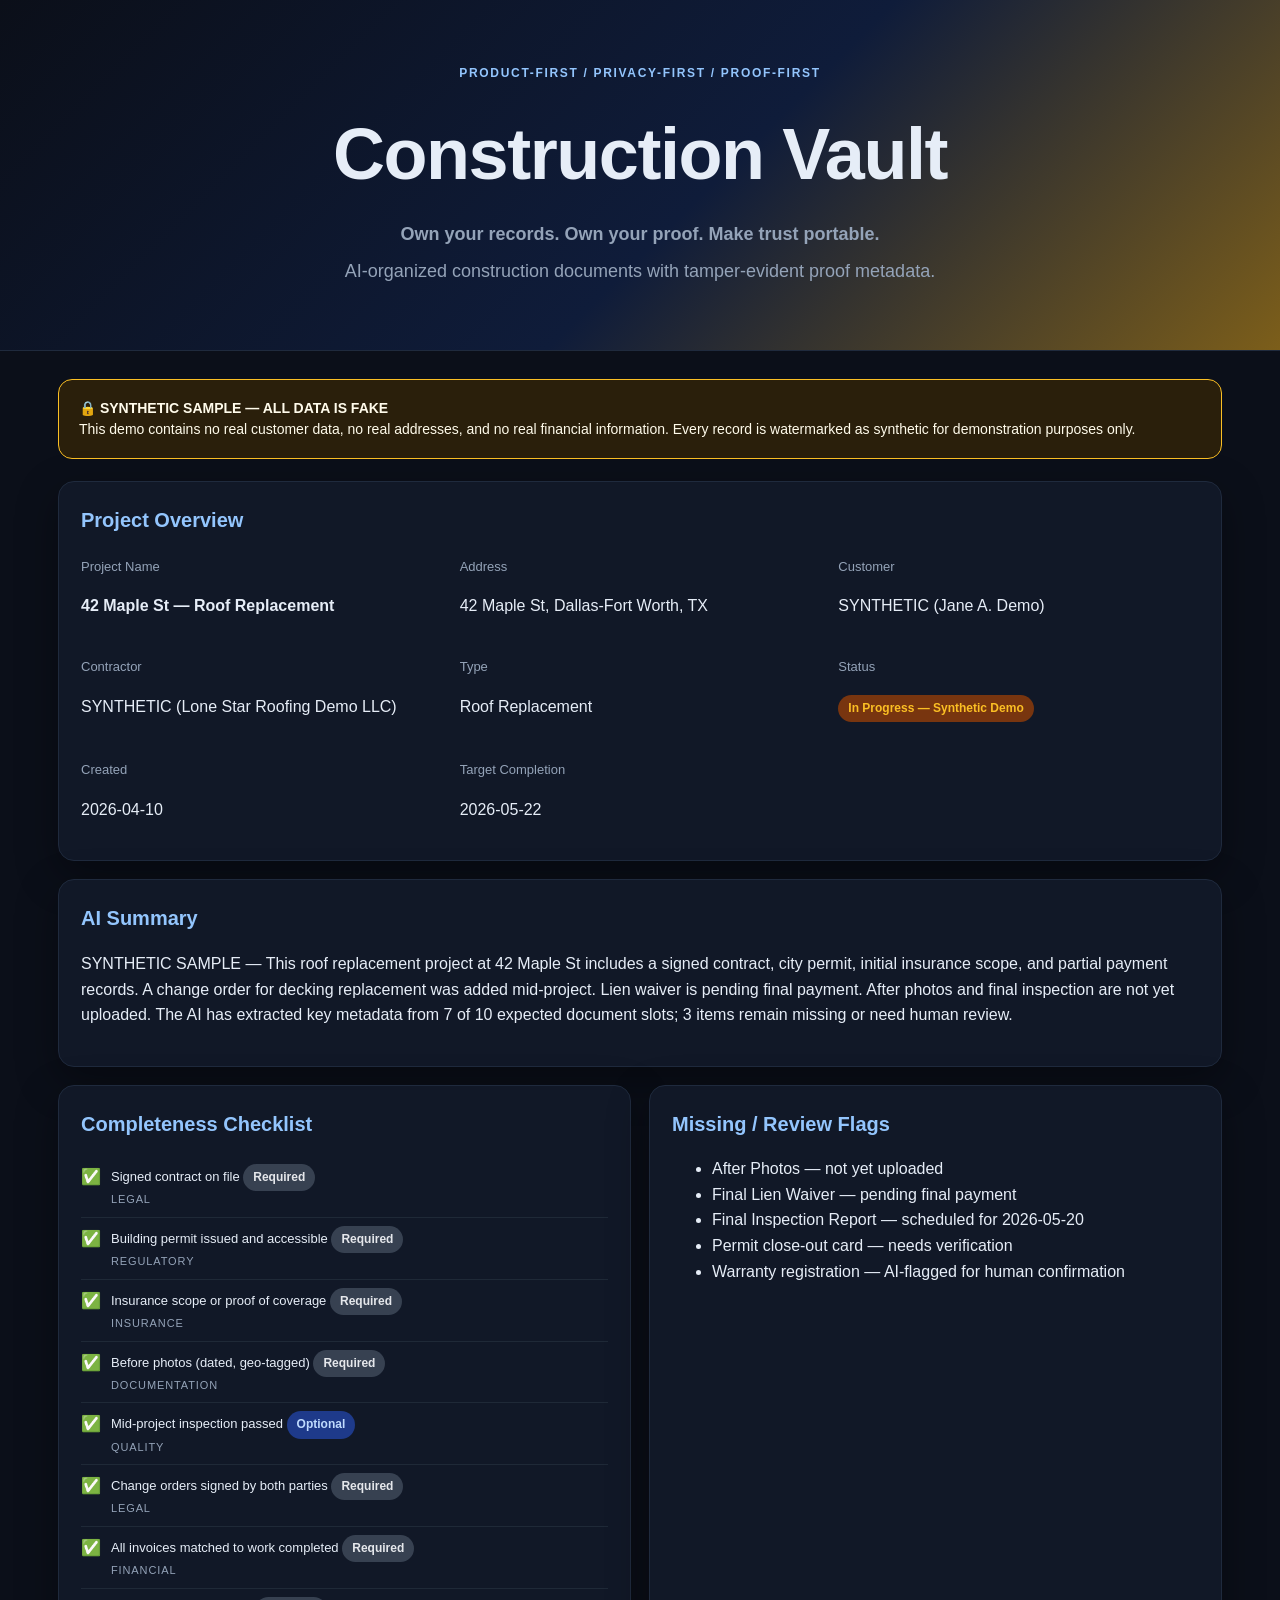
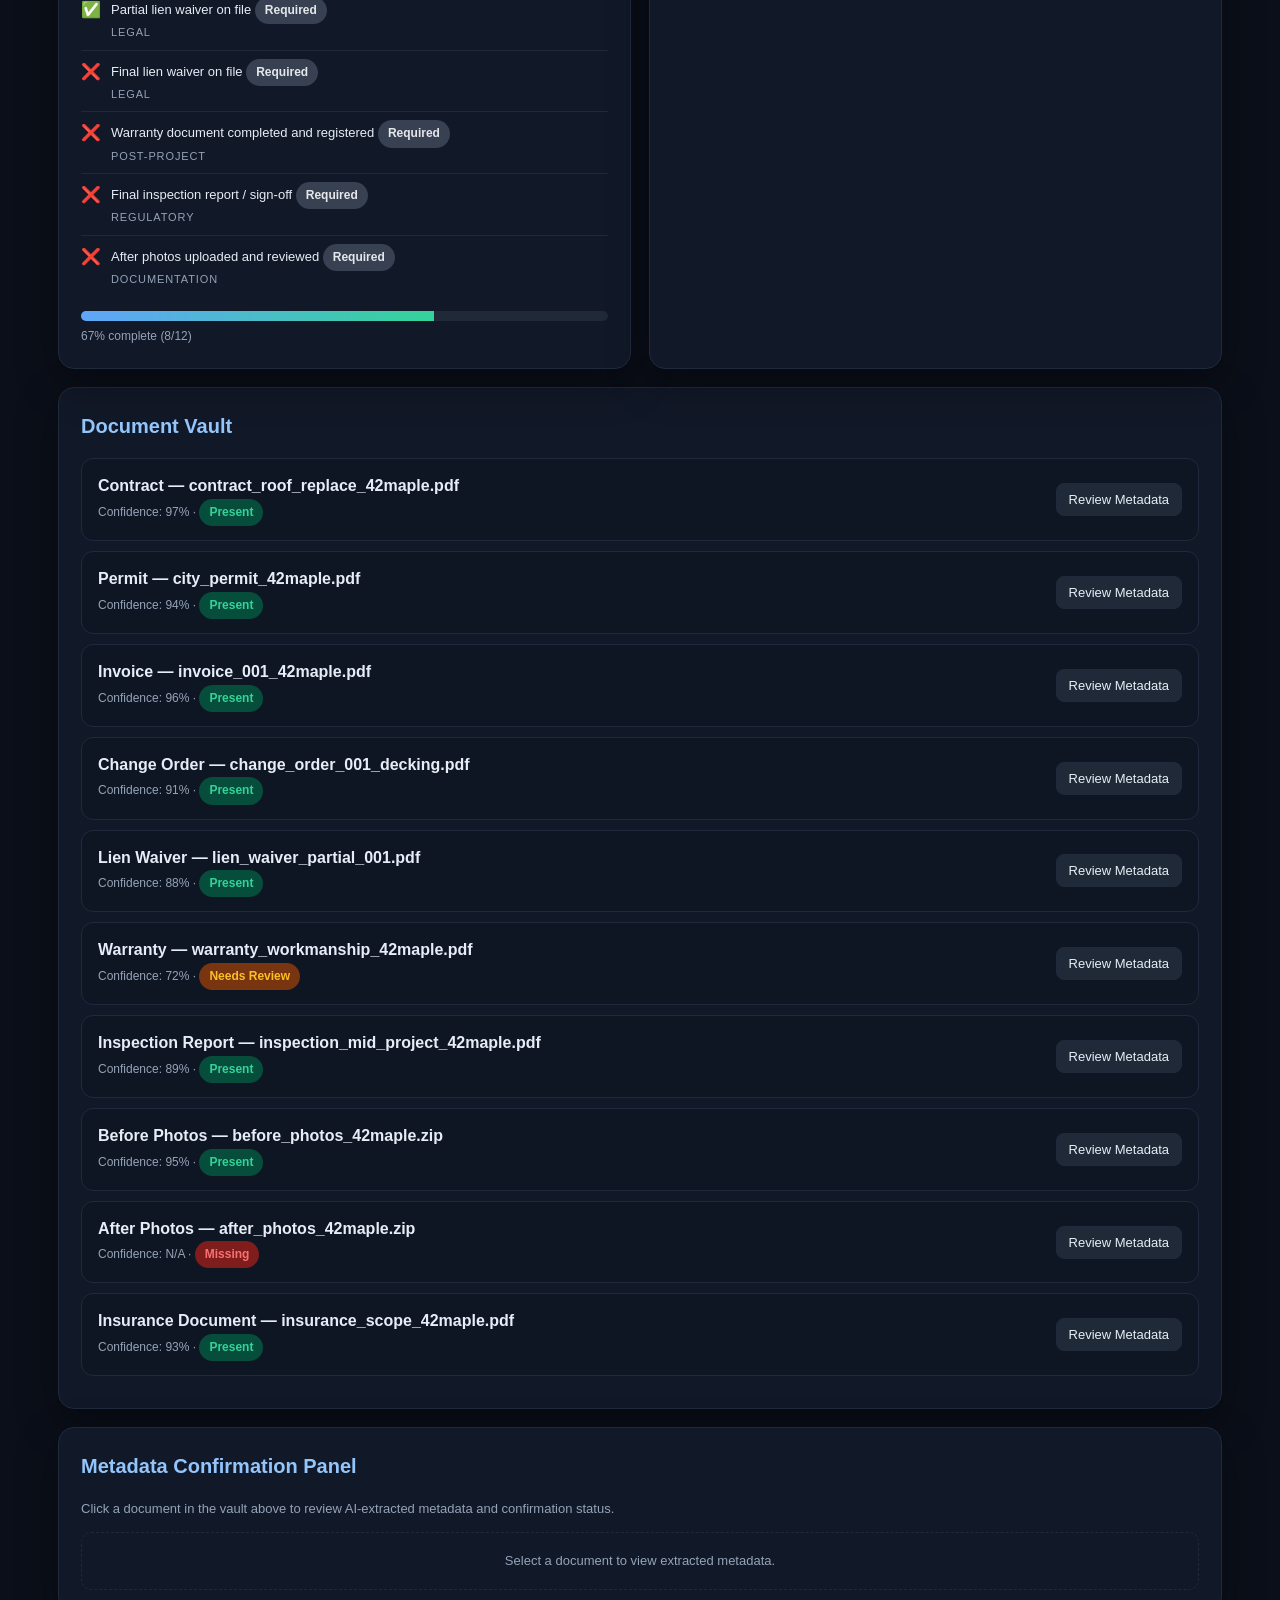
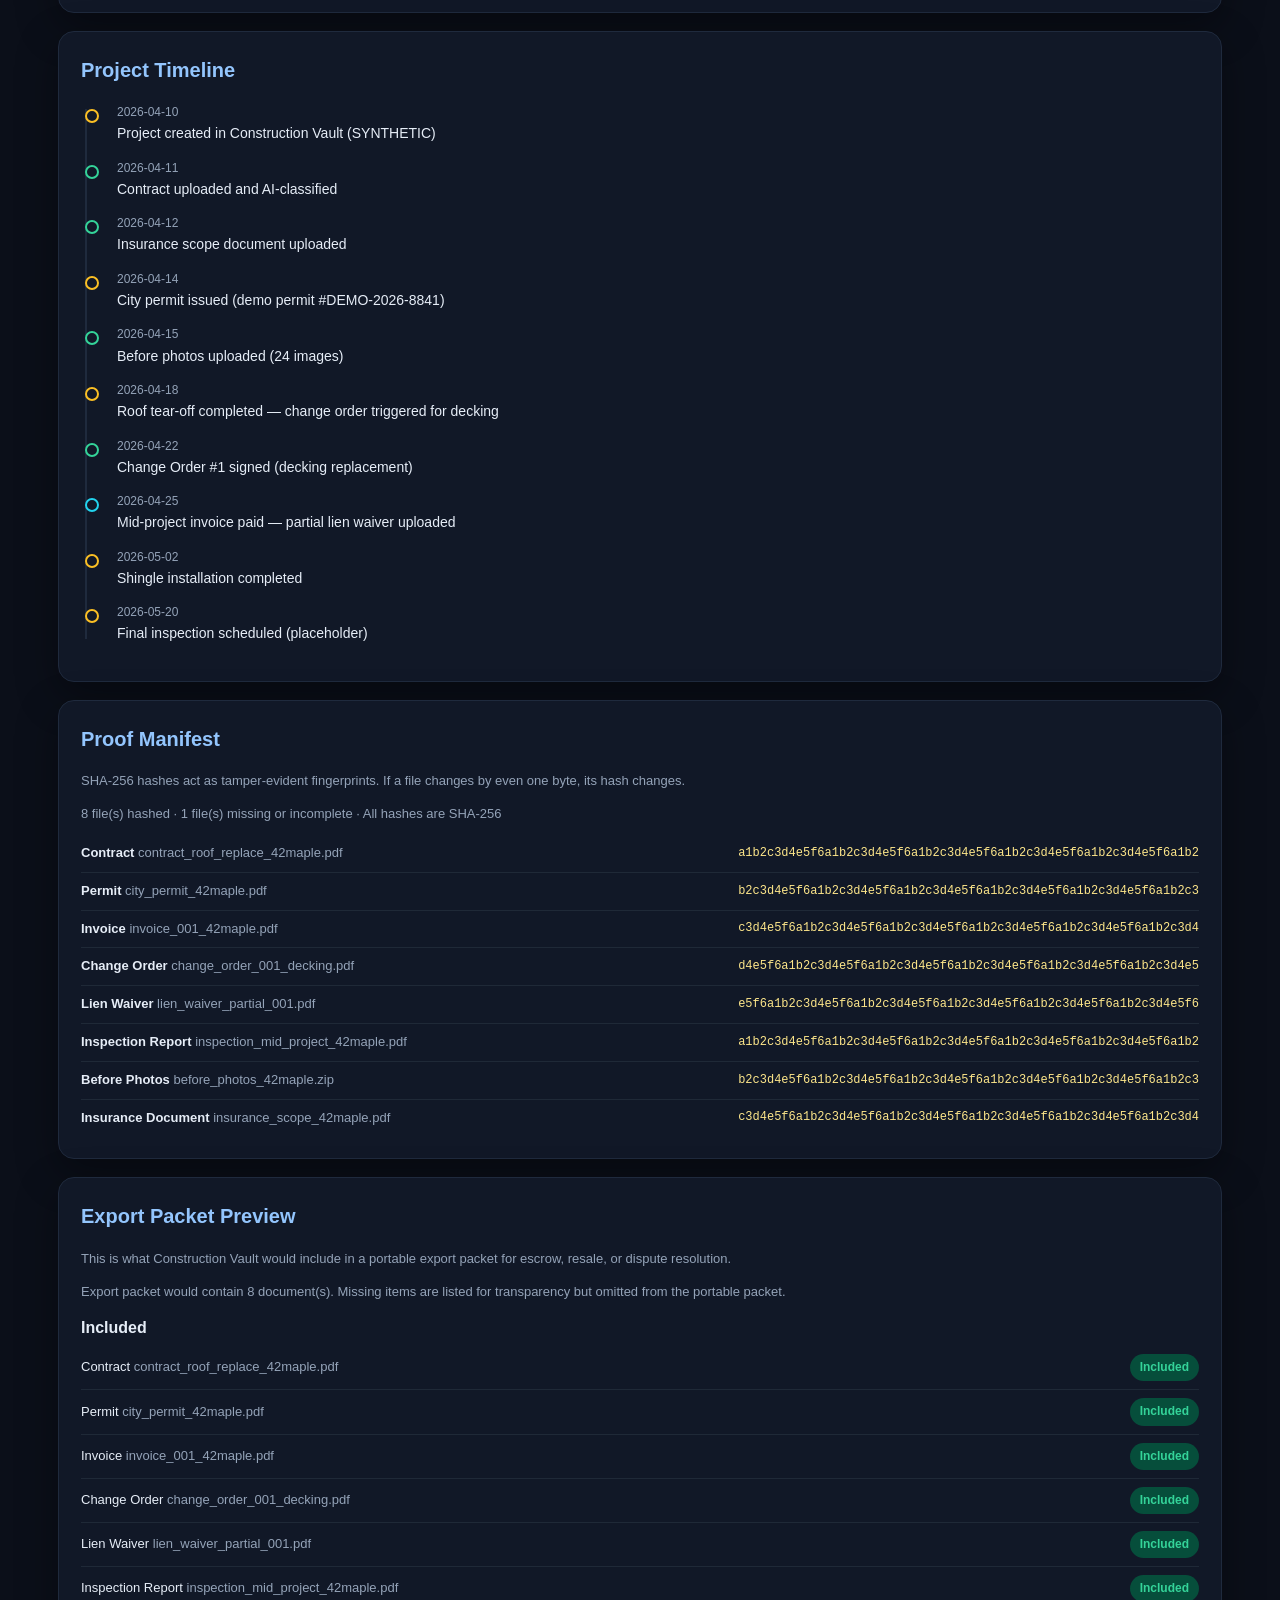
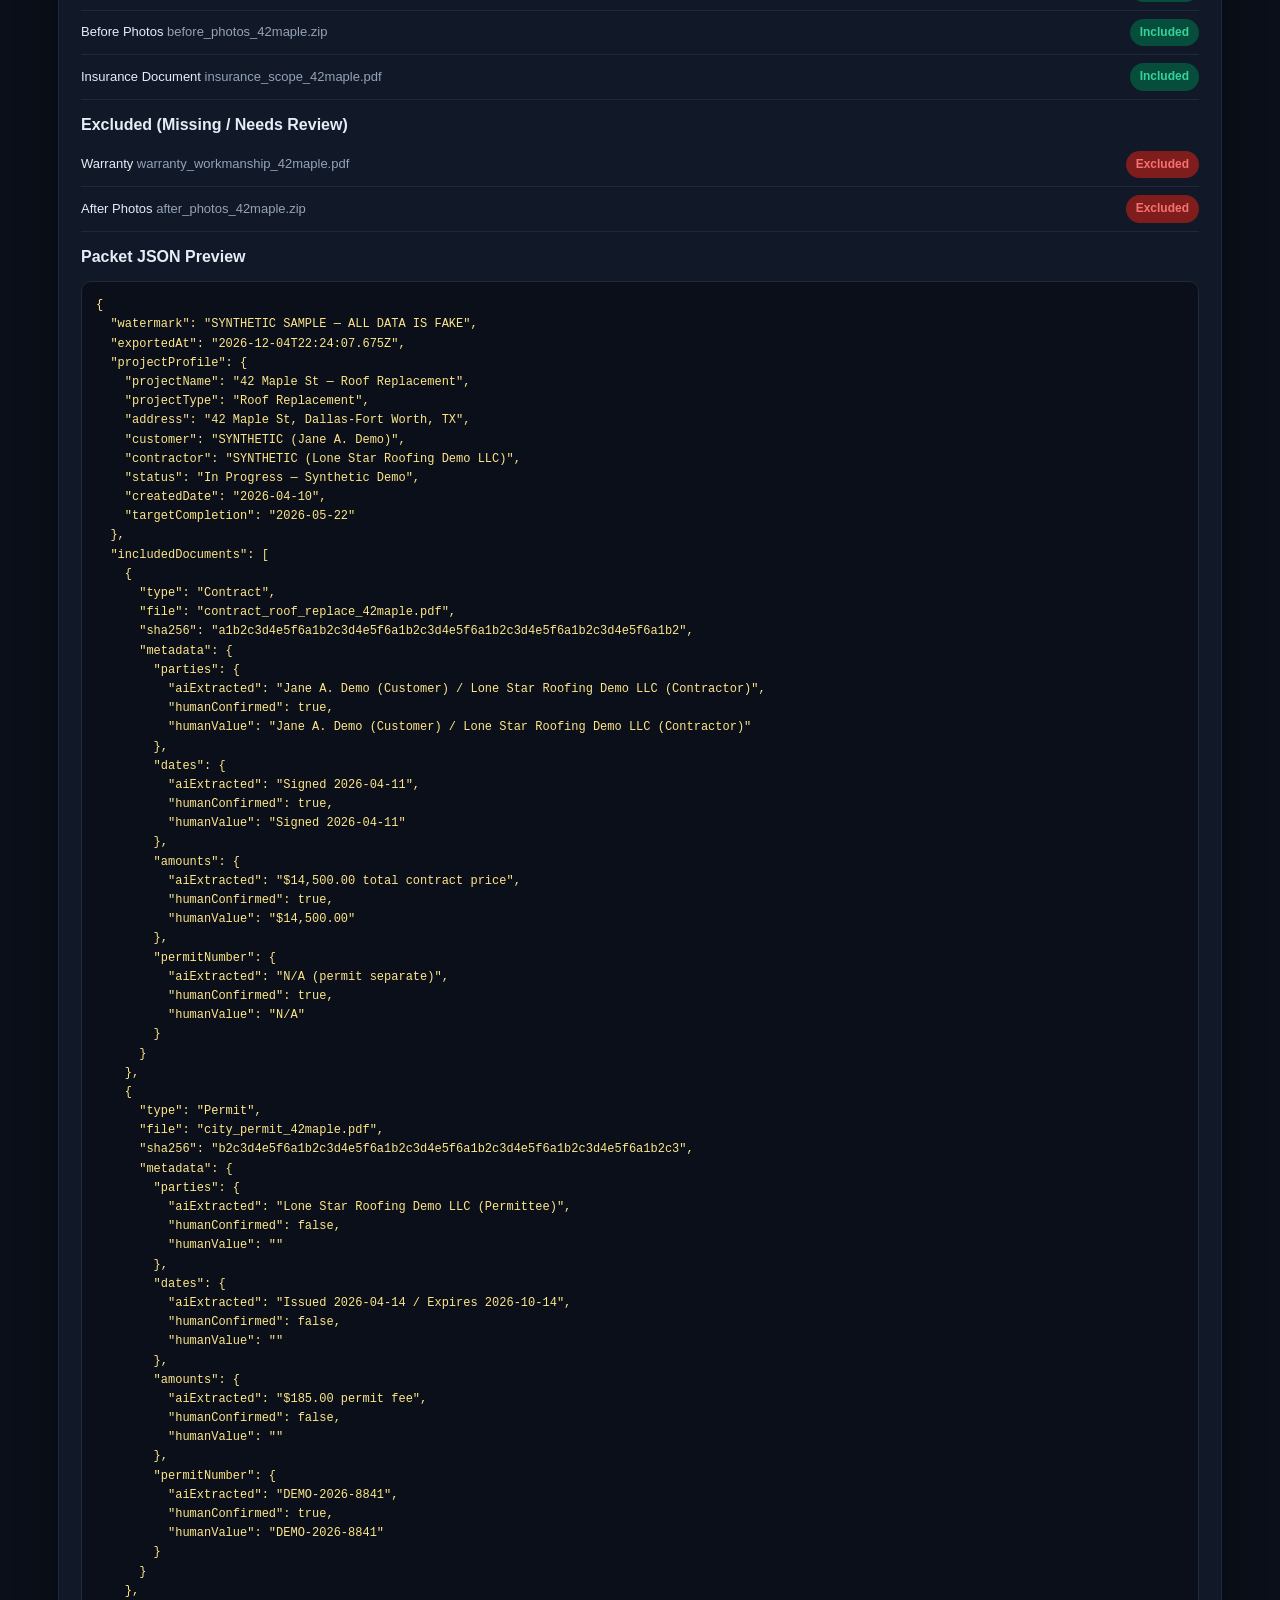
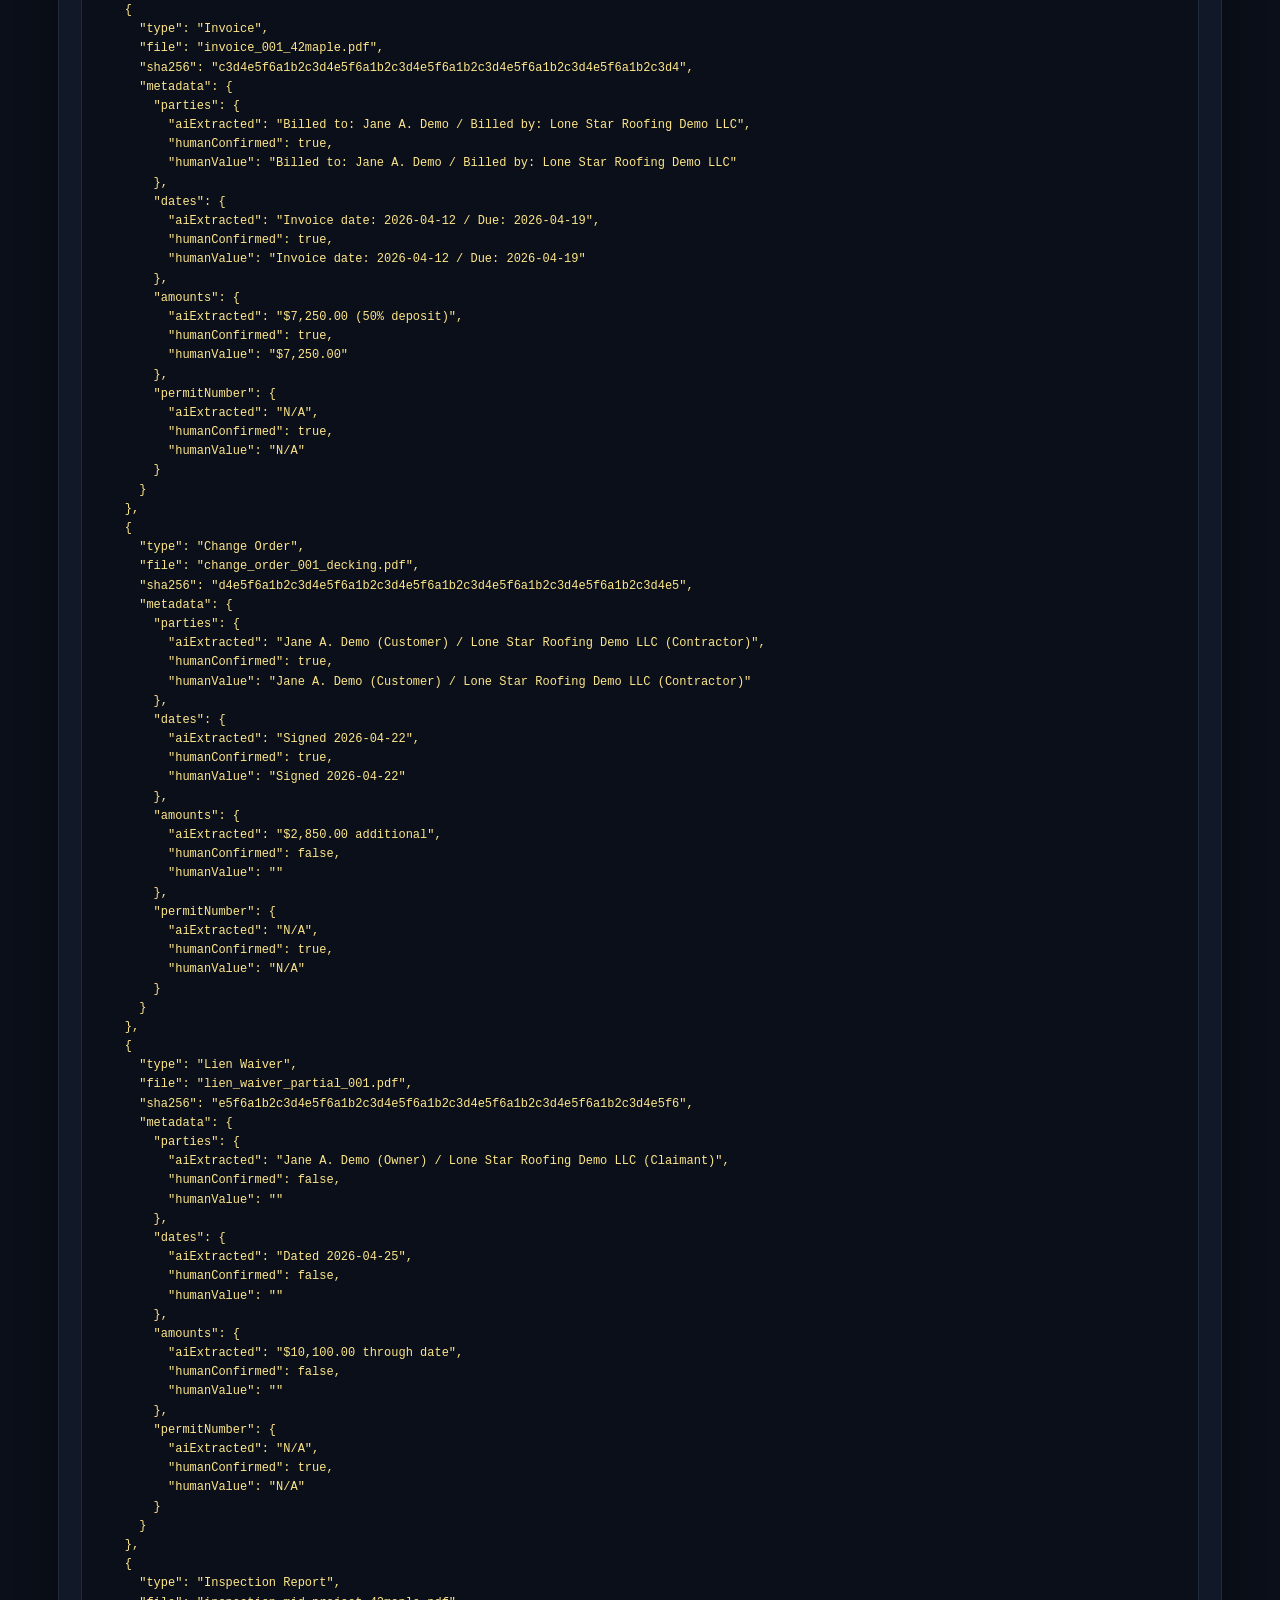
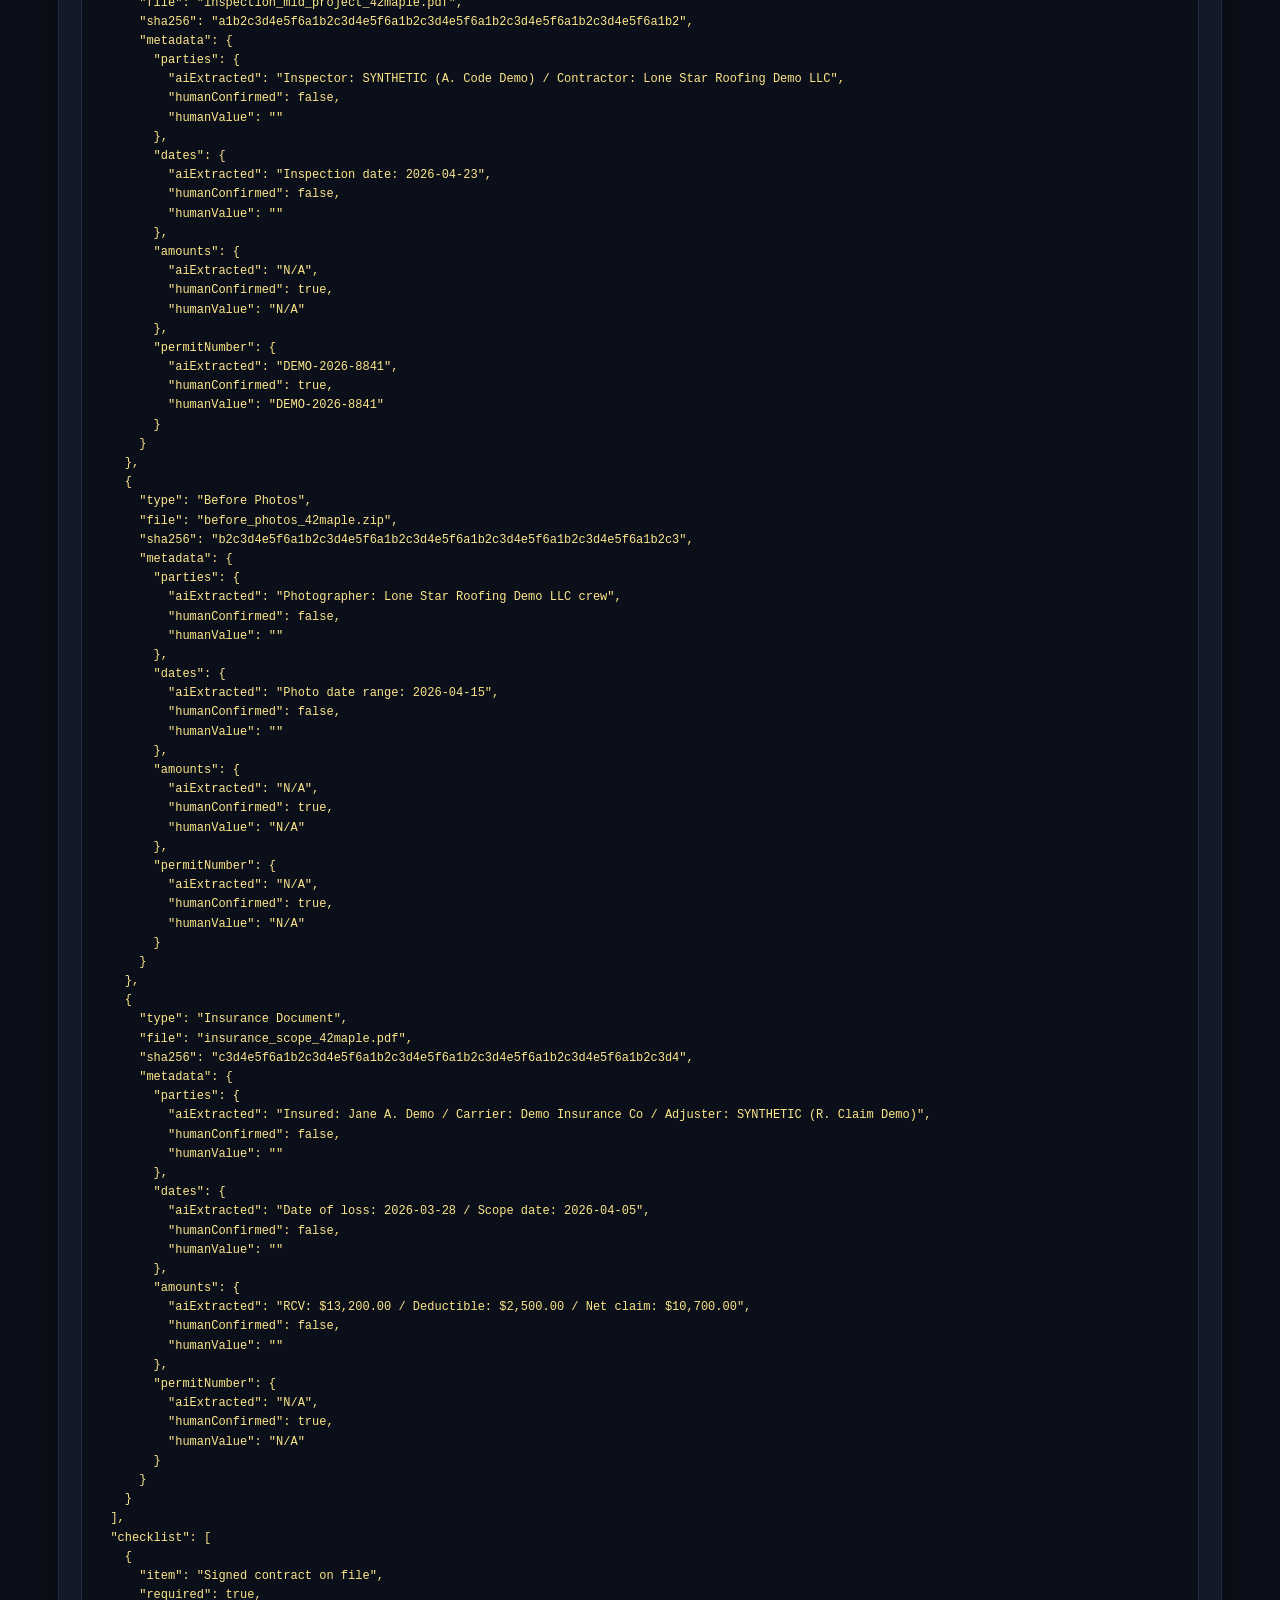
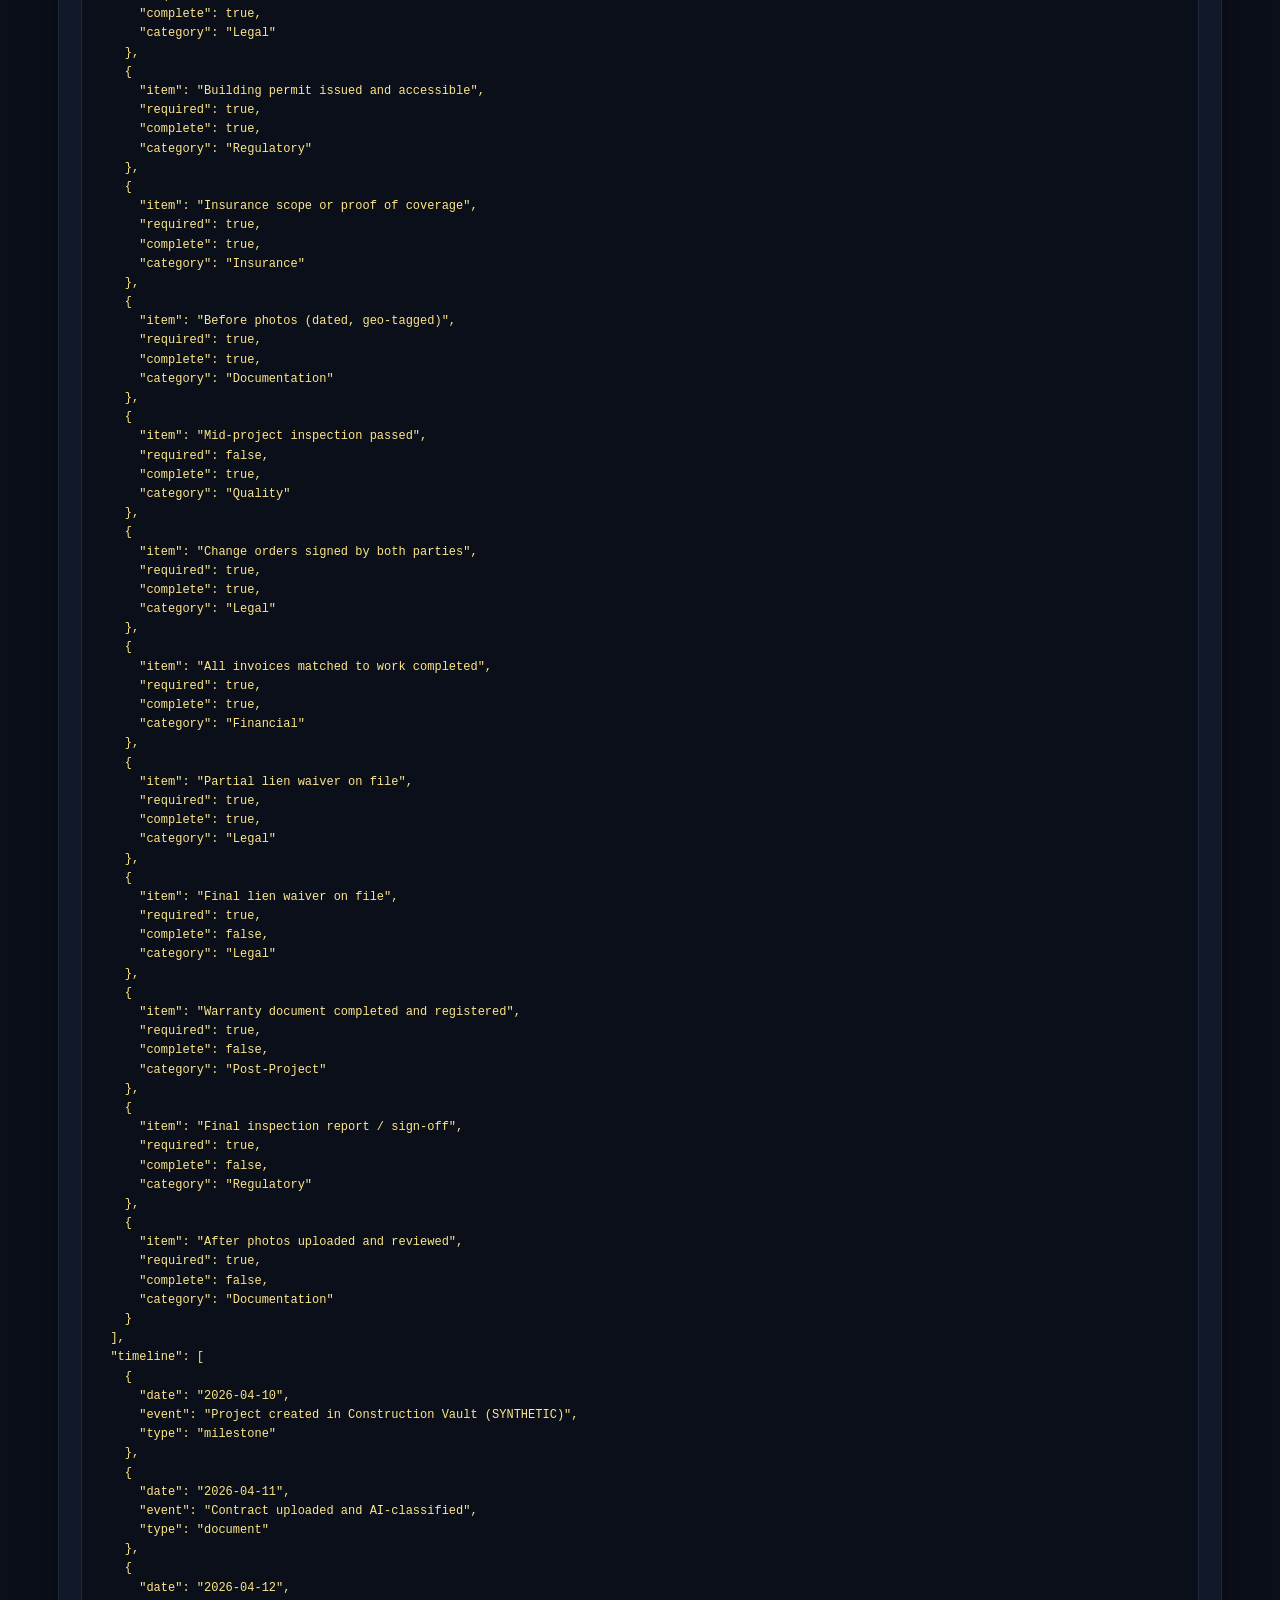
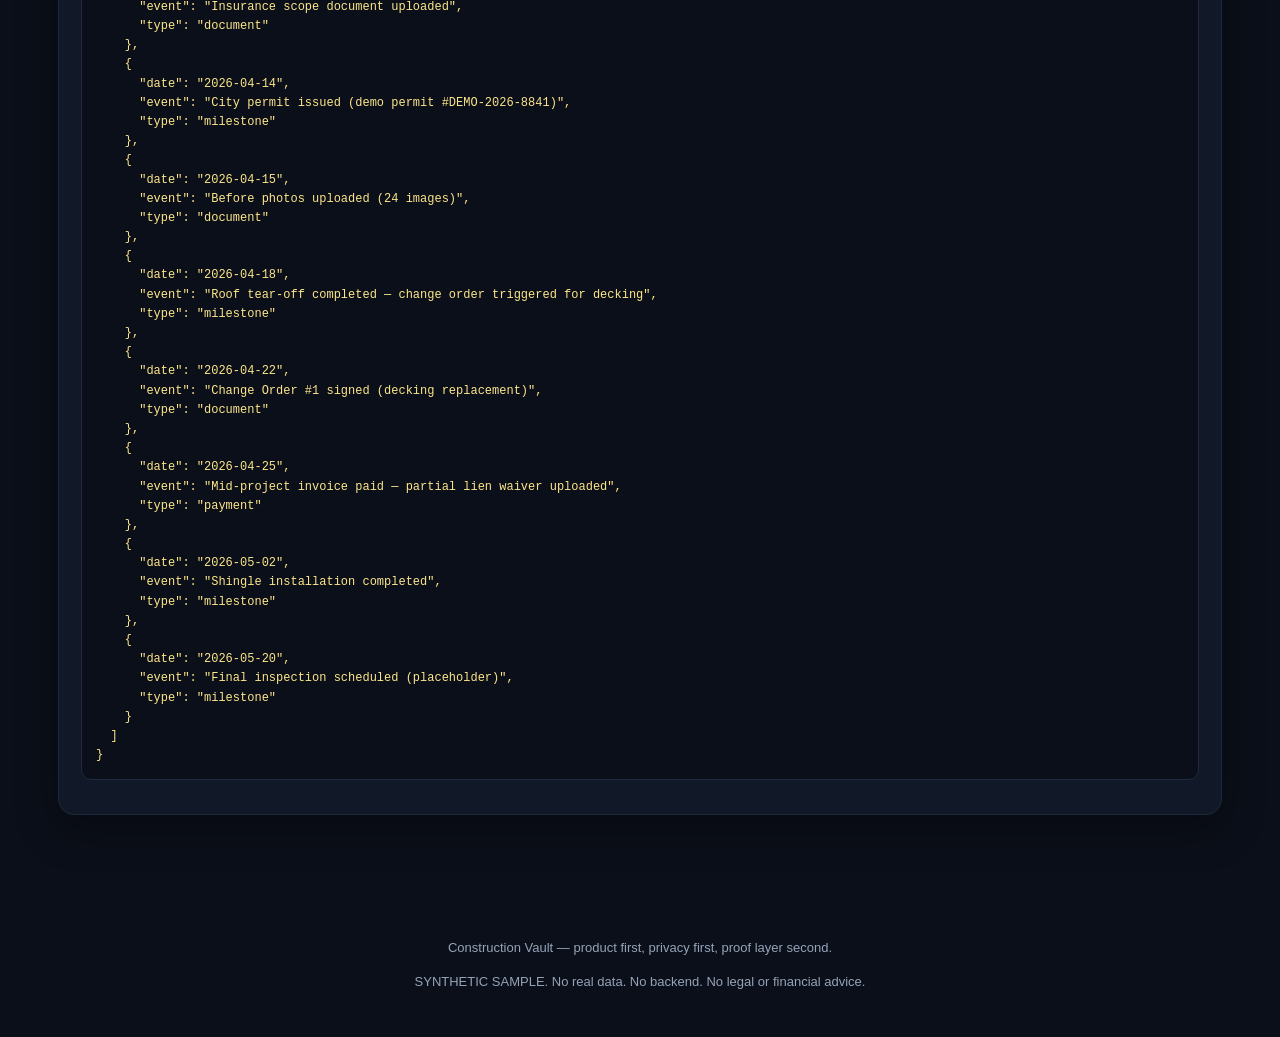
<file: demo/index.html>
<!doctype html>
<html lang="en">
<head>
  <meta charset="utf-8">
  <meta name="viewport" content="width=device-width, initial-scale=1">
  <title>Construction Vault Demo</title>
  <link rel="stylesheet" href="styles.css">
</head>
<body>
  <header class="hero">
    <div class="eyebrow">Product-first / privacy-first / proof-first</div>
    <h1>Construction Vault</h1>
    <p class="tagline">Own your records. Own your proof. Make trust portable.</p>
    <p>AI-organized construction documents with tamper-evident proof metadata.</p>
  </header>

  <main>
    <section class="notice" role="alert">
      <strong>🔒 SYNTHETIC SAMPLE — ALL DATA IS FAKE</strong><br>
      This demo contains no real customer data, no real addresses, and no real financial information. Every record is watermarked as synthetic for demonstration purposes only.
    </section>

    <section class="card" id="project-profile"></section>

    <section class="card" id="ai-summary"></section>

    <section class="grid">
      <div class="card" id="checklist">
        <h2>Completeness Checklist</h2>
        <div id="checklist-content"></div>
        <div class="progress-wrap" aria-label="Checklist progress">
          <div class="progress-track">
            <div class="progress-fill" id="checklist-progress"></div>
          </div>
          <div class="progress-label" id="checklist-label">0%</div>
        </div>
      </div>
      <div class="card" id="missing-flags"></div>
    </section>

    <section class="card" id="documents">
      <h2>Document Vault</h2>
      <div id="documents-content"></div>
    </section>

    <section class="card" id="metadata-panel">
      <h2>Metadata Confirmation Panel</h2>
      <p class="subtle">Click a document in the vault above to review AI-extracted metadata and confirmation status.</p>
      <div id="metadata-content">
        <div class="empty-state">Select a document to view extracted metadata.</div>
      </div>
    </section>

    <section class="card" id="timeline">
      <h2>Project Timeline</h2>
      <div id="timeline-content"></div>
    </section>

    <section class="card" id="proof-manifest">
      <h2>Proof Manifest</h2>
      <p class="subtle">SHA-256 hashes act as tamper-evident fingerprints. If a file changes by even one byte, its hash changes.</p>
      <div id="manifest-content"></div>
    </section>

    <section class="card" id="export-preview">
      <h2>Export Packet Preview</h2>
      <p class="subtle">This is what Construction Vault would include in a portable export packet for escrow, resale, or dispute resolution.</p>
      <div id="export-content"></div>
    </section>
  </main>

  <footer>
    <p>Construction Vault — product first, privacy first, proof layer second.</p>
    <p class="subtle">SYNTHETIC SAMPLE. No real data. No backend. No legal or financial advice.</p>
  </footer>
  <script src="app.js"></script>
</body>
</html>
</file>
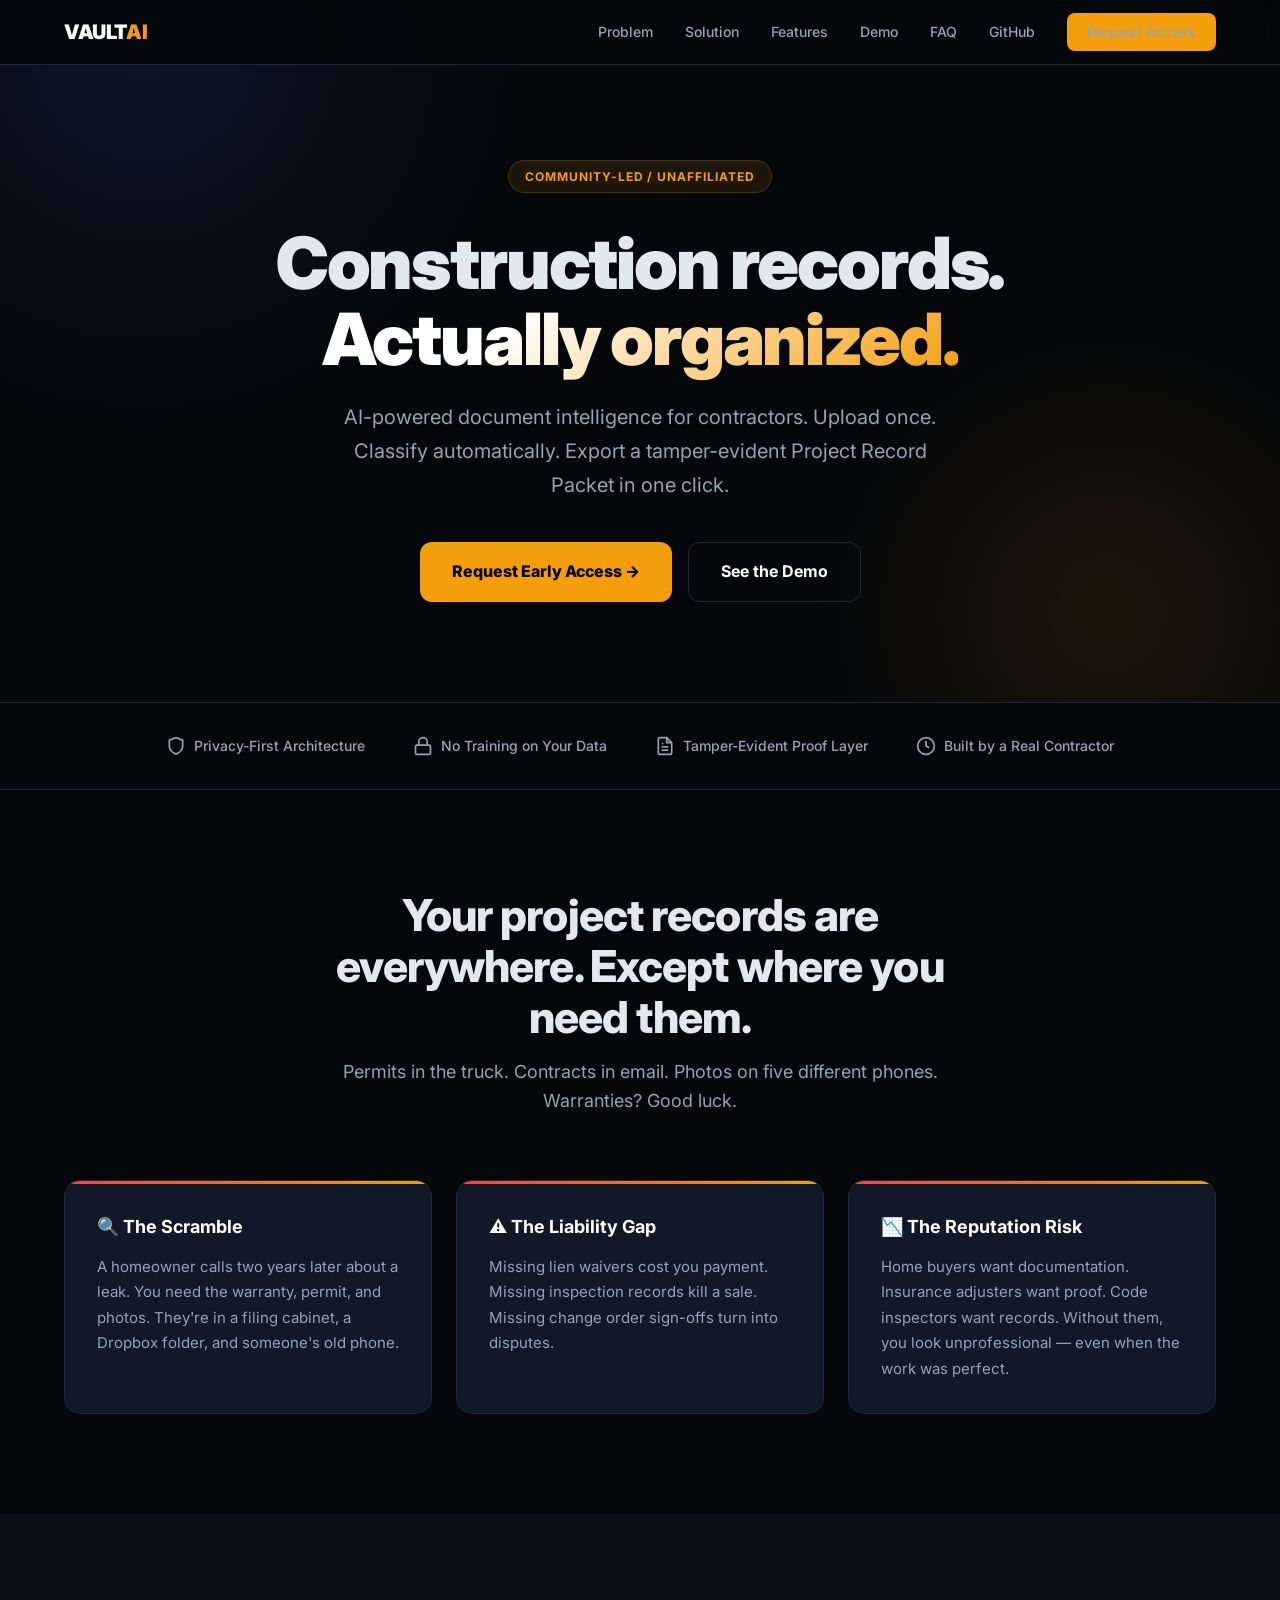
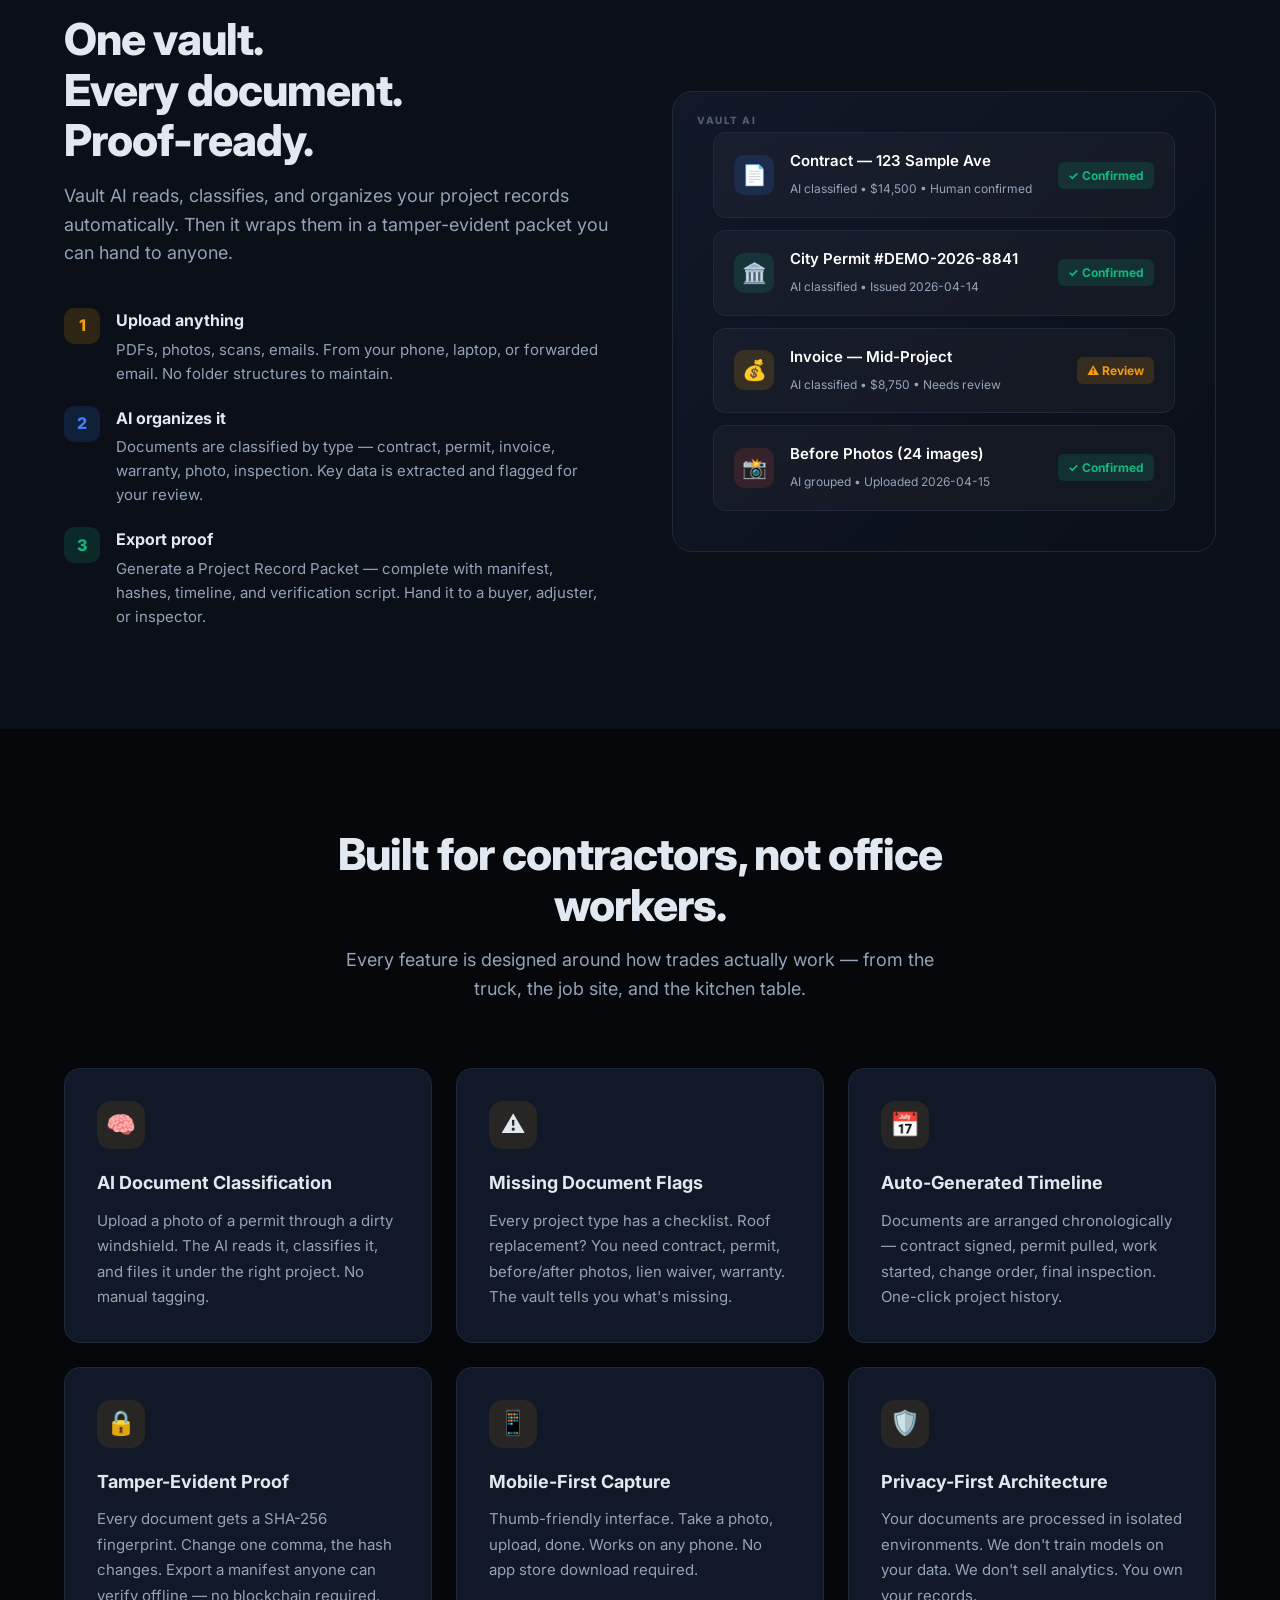
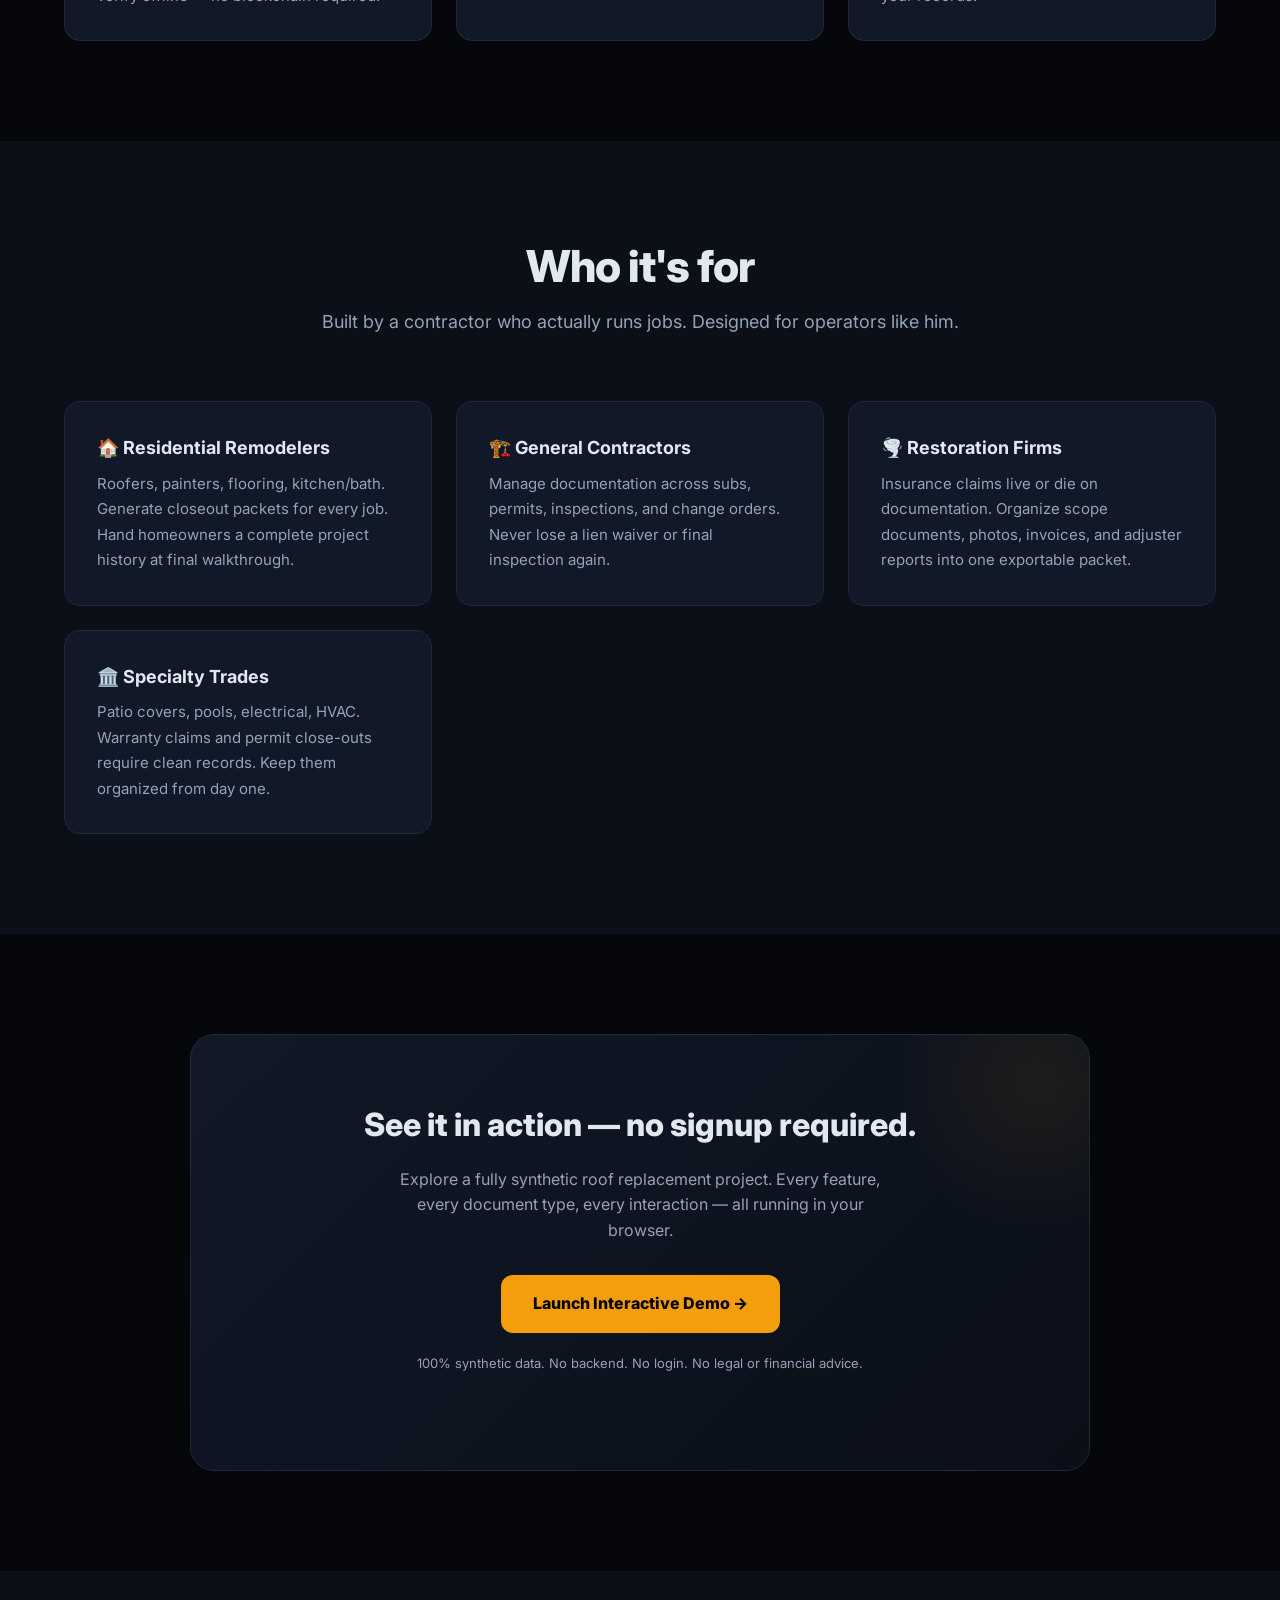
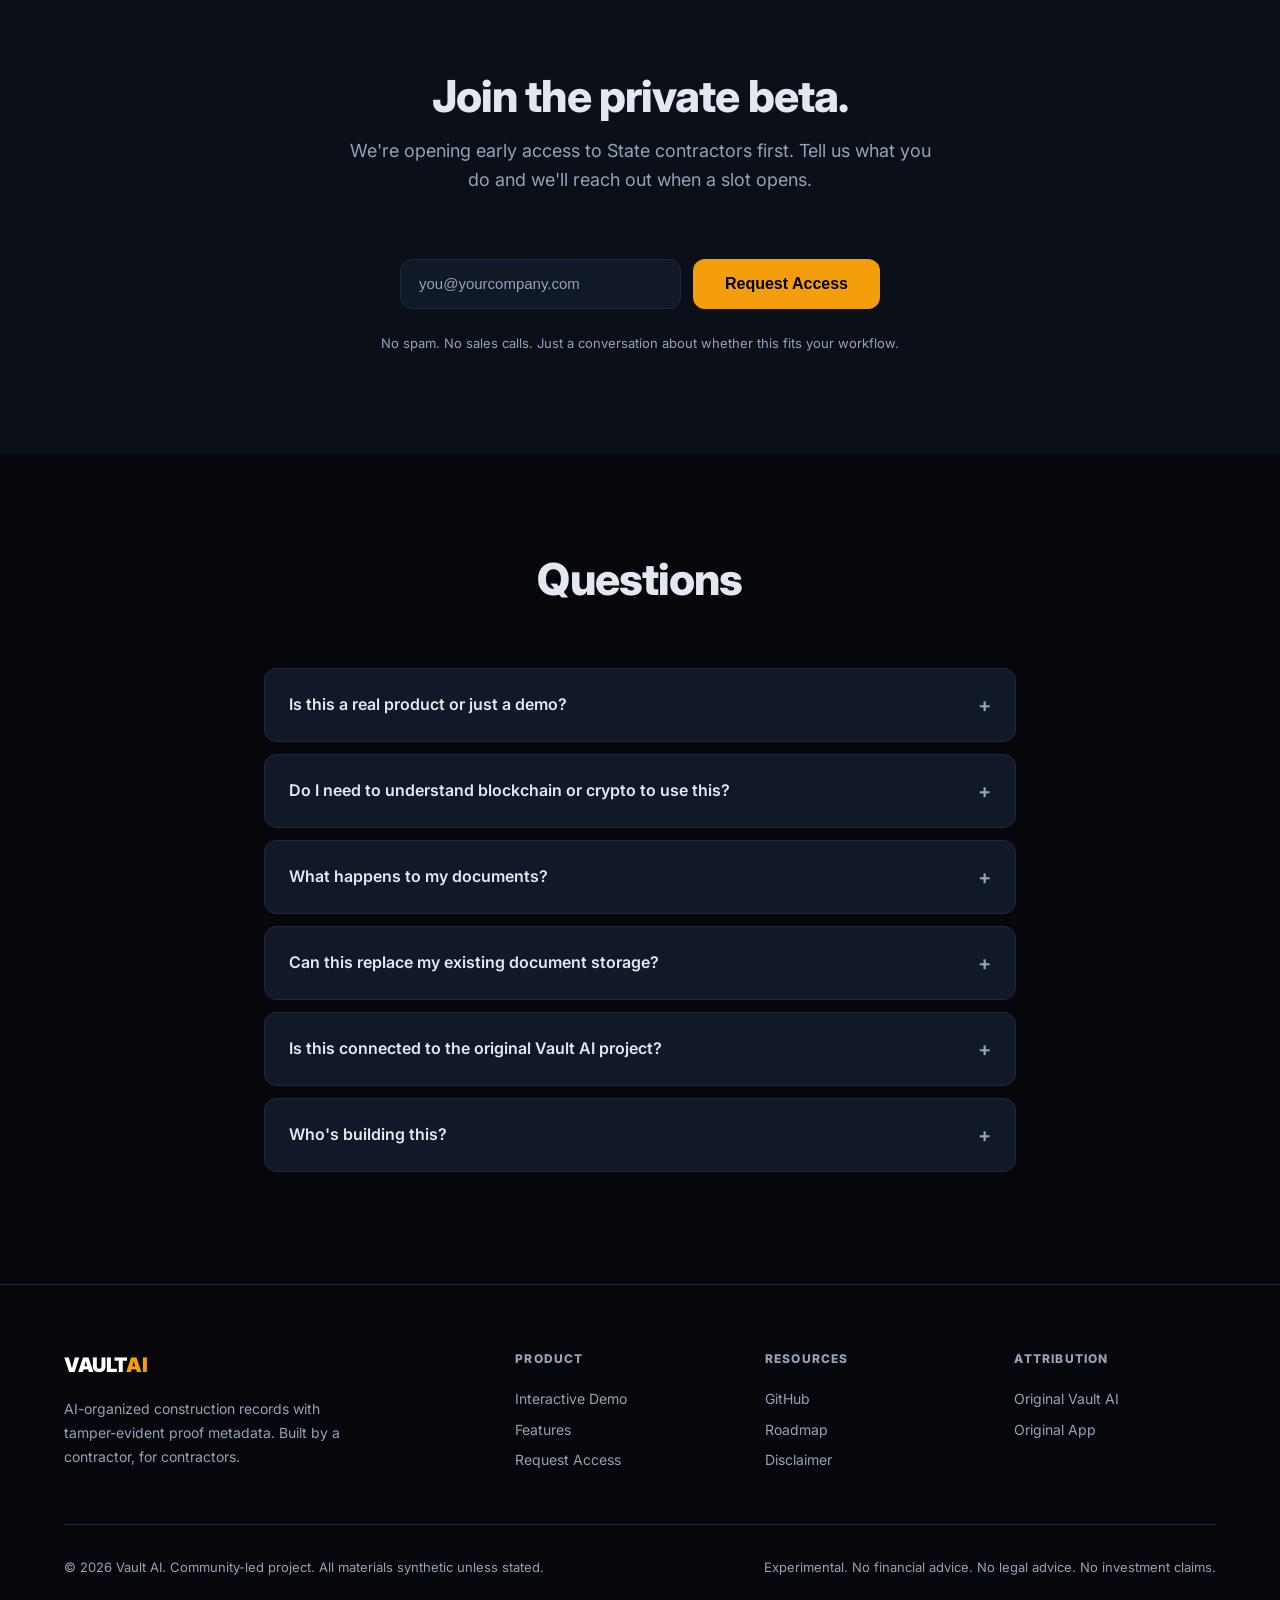
<file: website/index.html>
<!doctype html>
<html lang="en">
<head>
<meta charset="utf-8">
<meta name="viewport" content="width=device-width, initial-scale=1">
<title>Vault AI — AI Organized Construction Records</title>
<link rel="preconnect" href="https://fonts.googleapis.com">
<link href="https://fonts.googleapis.com/css2?family=Inter:wght@400;500;600;700;800;900&display=swap" rel="stylesheet">
<style>
:root{--bg:#05070a;--bg-2:#0a0f18;--bg-3:#111827;--border:#1e293b;--text:#e2e8f0;--text-dim:#94a3b8;--accent:#f59e0b;--accent-2:#d97706;--accent-glow:rgba(245,158,11,0.15);--blue:#3b82f6;--green:#10b981;--red:#ef4444}
*{box-sizing:border-box;margin:0;padding:0}
html{scroll-behavior:smooth}
body{font-family:'Inter',system-ui,-apple-system,sans-serif;background:var(--bg);color:var(--text);line-height:1.6;-webkit-font-smoothing:antialiased}
.container{max-width:1200px;margin:0 auto;padding:0 24px}

/* Nav */
nav{position:fixed;top:0;left:0;right:0;z-index:100;background:rgba(5,7,10,0.85);backdrop-filter:blur(12px);border-bottom:1px solid var(--border)}
.nav-inner{display:flex;align-items:center;justify-content:space-between;height:64px}
.logo{font-weight:900;font-size:1.25rem;color:#fff;letter-spacing:-0.02em}
.logo span{color:var(--accent)}
.nav-links{display:flex;gap:32px;align-items:center}
.nav-links a{color:var(--text-dim);text-decoration:none;font-size:0.875rem;font-weight:500;transition:color 0.2s}
.nav-links a:hover{color:#fff}
.nav-cta{background:var(--accent);color:#000;padding:8px 20px;border-radius:8px;font-weight:700;font-size:0.875rem;text-decoration:none;transition:all 0.2s}
.nav-cta:hover{background:var(--accent-2);transform:translateY(-1px)}
.mobile-menu{display:none;background:none;border:none;color:var(--text);font-size:1.5rem;cursor:pointer}

/* Hero */
.hero{position:relative;padding:160px 0 100px;overflow:hidden}
.hero-bg{position:absolute;inset:0;pointer-events:none}
.hero-bg::before{content:'';position:absolute;top:-50%;left:-20%;width:800px;height:800px;background:radial-gradient(circle,rgba(59,130,246,0.12),transparent 70%);border-radius:50%}
.hero-bg::after{content:'';position:absolute;bottom:-30%;right:-10%;width:600px;height:600px;background:radial-gradient(circle,rgba(245,158,11,0.1),transparent 70%);border-radius:50%}
.hero-inner{position:relative;z-index:1;text-align:center}
.eyebrow{display:inline-flex;align-items:center;gap:8px;background:rgba(245,158,11,0.1);border:1px solid rgba(245,158,11,0.2);color:var(--accent);padding:6px 16px;border-radius:999px;font-size:0.75rem;font-weight:700;text-transform:uppercase;letter-spacing:0.08em;margin-bottom:32px}
.hero h1{font-size:clamp(2.5rem,6vw,4.5rem);font-weight:900;line-height:1.05;letter-spacing:-0.03em;margin-bottom:24px}
.hero h1 .gradient{background:linear-gradient(135deg,#fff 30%,var(--accent) 100%);-webkit-background-clip:text;-webkit-text-fill-color:transparent;background-clip:text}
.hero-sub{max-width:640px;margin:0 auto 40px;color:var(--text-dim);font-size:clamp(1rem,2vw,1.25rem);line-height:1.7}
.hero-btns{display:flex;gap:16px;justify-content:center;flex-wrap:wrap}
.btn-primary{background:var(--accent);color:#000;padding:16px 32px;border-radius:12px;font-weight:800;font-size:1rem;text-decoration:none;display:inline-flex;align-items:center;gap:8px;transition:all 0.2s;border:none;cursor:pointer}
.btn-primary:hover{background:var(--accent-2);transform:translateY(-2px);box-shadow:0 12px 40px rgba(245,158,11,0.25)}
.btn-secondary{background:transparent;color:#fff;padding:16px 32px;border-radius:12px;font-weight:700;font-size:1rem;text-decoration:none;display:inline-flex;align-items:center;gap:8px;border:1px solid var(--border);transition:all 0.2s}
.btn-secondary:hover{border-color:var(--text-dim);background:rgba(255,255,255,0.03)}

/* Trust bar */
.trust-bar{padding:32px 0;border-top:1px solid var(--border);border-bottom:1px solid var(--border)}
.trust-inner{display:flex;justify-content:center;align-items:center;gap:48px;flex-wrap:wrap}
.trust-item{display:flex;align-items:center;gap:8px;color:var(--text-dim);font-size:0.875rem;font-weight:500}
.trust-item svg{width:20px;height:20px;flex-shrink:0}

/* Sections */
.section{padding:100px 0}
.section-alt{background:var(--bg-2)}
.section-header{text-align:center;max-width:640px;margin:0 auto 64px}
.section-header h2{font-size:clamp(1.75rem,4vw,2.75rem);font-weight:800;line-height:1.15;letter-spacing:-0.02em;margin-bottom:16px}
.section-header p{color:var(--text-dim);font-size:1.125rem}

/* Problem */
.problem-grid{display:grid;grid-template-columns:repeat(auto-fit,minmax(280px,1fr));gap:24px}
.problem-card{background:var(--bg-3);border:1px solid var(--border);border-radius:16px;padding:32px;position:relative;overflow:hidden}
.problem-card::before{content:'';position:absolute;top:0;left:0;right:0;height:3px;background:linear-gradient(90deg,var(--red),var(--accent))}
.problem-card h3{font-size:1.125rem;font-weight:700;margin-bottom:12px;color:#fff}
.problem-card p{color:var(--text-dim);font-size:0.9375rem;line-height:1.7}

/* Solution */
.solution-grid{display:grid;grid-template-columns:1fr 1fr;gap:64px;align-items:center}
.solution-visual{background:linear-gradient(135deg,var(--bg-3),var(--bg-2));border:1px solid var(--border);border-radius:20px;padding:40px;position:relative;min-height:400px;display:flex;flex-direction:column;justify-content:center}
.solution-visual::before{content:'VAULT AI';position:absolute;top:20px;left:24px;font-size:0.625rem;font-weight:800;letter-spacing:0.15em;color:var(--text-dim);opacity:0.5}
.doc-stack{display:flex;flex-direction:column;gap:12px}
.doc-item{background:rgba(255,255,255,0.03);border:1px solid var(--border);border-radius:12px;padding:16px 20px;display:flex;align-items:center;gap:16px;animation:slideIn 0.5s ease-out backwards}
.doc-item:nth-child(1){animation-delay:0.1s}
.doc-item:nth-child(2){animation-delay:0.2s}
.doc-item:nth-child(3){animation-delay:0.3s}
.doc-item:nth-child(4){animation-delay:0.4s}
.doc-icon{width:40px;height:40px;border-radius:10px;display:flex;align-items:center;justify-content:center;font-size:1.25rem;flex-shrink:0}
.doc-icon.contract{background:rgba(59,130,246,0.15);color:var(--blue)}
.doc-icon.permit{background:rgba(16,185,129,0.15);color:var(--green)}
.doc-icon.invoice{background:rgba(245,158,11,0.15);color:var(--accent)}
.doc-icon.photo{background:rgba(239,68,68,0.15);color:var(--red)}
.doc-info{flex:1}
.doc-info h4{font-size:0.9375rem;font-weight:600;color:#fff;margin-bottom:2px}
.doc-info span{font-size:0.75rem;color:var(--text-dim)}
.doc-status{font-size:0.75rem;font-weight:700;padding:4px 10px;border-radius:6px;background:rgba(16,185,129,0.15);color:var(--green)}
.doc-status.review{background:rgba(245,158,11,0.15);color:var(--accent)}
@keyframes slideIn{from{opacity:0;transform:translateX(-20px)}to{opacity:1;transform:translateX(0)}}

/* How it works */
.steps{display:grid;grid-template-columns:repeat(3,1fr);gap:32px}
.step{text-align:center;position:relative}
.step-num{width:56px;height:56px;border-radius:16px;background:var(--bg-3);border:1px solid var(--border);display:flex;align-items:center;justify-content:center;font-size:1.25rem;font-weight:900;color:var(--accent);margin:0 auto 24px;position:relative;z-index:1}
.step h3{font-size:1.125rem;font-weight:700;margin-bottom:12px}
.step p{color:var(--text-dim);font-size:0.9375rem;line-height:1.7}
.step-connector{position:absolute;top:28px;left:calc(50% + 40px);right:calc(-50% + 40px);height:1px;background:linear-gradient(90deg,var(--border),var(--accent),var(--border));opacity:0.4}
.step:last-child .step-connector{display:none}

/* Features */
.features-grid{display:grid;grid-template-columns:repeat(auto-fit,minmax(320px,1fr));gap:24px}
.feature-card{background:var(--bg-3);border:1px solid var(--border);border-radius:16px;padding:32px;transition:all 0.3s;position:relative}
.feature-card:hover{border-color:rgba(245,158,11,0.3);transform:translateY(-4px);box-shadow:0 20px 60px rgba(0,0,0,0.3)}
.feature-icon{width:48px;height:48px;border-radius:14px;background:rgba(245,158,11,0.1);display:flex;align-items:center;justify-content:center;font-size:1.5rem;margin-bottom:20px}
.feature-card h3{font-size:1.125rem;font-weight:700;margin-bottom:10px}
.feature-card p{color:var(--text-dim);font-size:0.9375rem;line-height:1.7}

/* Use cases */
.usecase-grid{display:grid;grid-template-columns:repeat(auto-fit,minmax(300px,1fr));gap:24px}
.usecase-card{background:var(--bg-3);border:1px solid var(--border);border-radius:16px;padding:32px}
.usecase-card h3{font-size:1.125rem;font-weight:700;margin-bottom:8px;display:flex;align-items:center;gap:10px}
.usecase-card p{color:var(--text-dim);font-size:0.9375rem;line-height:1.7}

/* Demo CTA */
.demo-section{background:linear-gradient(135deg,var(--bg-3),var(--bg-2));border:1px solid var(--border);border-radius:24px;padding:64px;text-align:center;margin:0 auto;max-width:900px;position:relative;overflow:hidden}
.demo-section::before{content:'';position:absolute;top:-100px;right:-100px;width:300px;height:300px;background:radial-gradient(circle,rgba(245,158,11,0.08),transparent 70%);border-radius:50%}
.demo-section h2{font-size:clamp(1.5rem,3vw,2rem);font-weight:800;margin-bottom:16px;position:relative}
.demo-section p{color:var(--text-dim);margin-bottom:32px;max-width:480px;margin-left:auto;margin-right:auto;position:relative}

/* Beta CTA */
.beta-form{display:flex;gap:12px;max-width:480px;margin:32px auto 0;flex-wrap:wrap;justify-content:center}
.beta-form input{flex:1;min-width:240px;background:var(--bg-3);border:1px solid var(--border);border-radius:12px;padding:14px 18px;color:#fff;font-size:0.9375rem;outline:none;transition:border-color 0.2s}
.beta-form input:focus{border-color:var(--accent)}
.beta-form input::placeholder{color:var(--text-dim)}

/* FAQ */
.faq-item{background:var(--bg-3);border:1px solid var(--border);border-radius:12px;margin-bottom:12px;overflow:hidden}
.faq-q{padding:20px 24px;display:flex;justify-content:space-between;align-items:center;cursor:pointer;font-weight:600;transition:color 0.2s}
.faq-q:hover{color:var(--accent)}
.faq-q::after{content:'+';font-size:1.25rem;color:var(--text-dim);transition:transform 0.2s}
.faq-item.open .faq-q::after{transform:rotate(45deg)}
.faq-a{padding:0 24px;max-height:0;overflow:hidden;transition:all 0.3s ease;color:var(--text-dim);line-height:1.7}
.faq-item.open .faq-a{padding:0 24px 20px;max-height:300px}

/* Footer */
footer{padding:64px 0 32px;border-top:1px solid var(--border)}
.footer-grid{display:grid;grid-template-columns:2fr 1fr 1fr 1fr;gap:48px;margin-bottom:48px}
.footer-brand .logo{margin-bottom:16px}
.footer-brand p{color:var(--text-dim);font-size:0.875rem;line-height:1.7;max-width:280px}
.footer-col h4{font-size:0.75rem;font-weight:800;text-transform:uppercase;letter-spacing:0.1em;color:var(--text-dim);margin-bottom:16px}
.footer-col a{display:block;color:var(--text-dim);text-decoration:none;font-size:0.875rem;padding:4px 0;transition:color 0.2s}
.footer-col a:hover{color:#fff}
.footer-bottom{display:flex;justify-content:space-between;align-items:center;padding-top:32px;border-top:1px solid var(--border);flex-wrap:wrap;gap:16px}
.footer-bottom p{color:var(--text-dim);font-size:0.8125rem}

/* Responsive */
@media(max-width:900px){
.solution-grid{grid-template-columns:1fr}
.steps{grid-template-columns:1fr}
.step-connector{display:none}
.footer-grid{grid-template-columns:1fr 1fr}
.nav-links{display:none}
.mobile-menu{display:block}
}
@media(max-width:600px){
.hero{padding:120px 0 60px}
.section{padding:60px 0}
.demo-section{padding:40px 24px}
.footer-grid{grid-template-columns:1fr}
.beta-form input{width:100%}
}
</style>
</head>
<body>

<nav>
  <div class="container nav-inner">
    <div class="logo">VAULT<span>AI</span></div>
    <div class="nav-links">
      <a href="#problem">Problem</a>
      <a href="#solution">Solution</a>
      <a href="#features">Features</a>
      <a href="#demo">Demo</a>
      <a href="#faq">FAQ</a>
      <a href="https://github.com/nlima77/vault-construction-trust-network" target="_blank">GitHub</a>
      <a href="#beta" class="nav-cta">Request Access</a>
    </div>
    <button class="mobile-menu" onclick="document.querySelector('.nav-links').classList.toggle('mobile-open')">☰</button>
  </div>
</nav>

<section class="hero">
  <div class="hero-bg"></div>
  <div class="container hero-inner">
    <div class="eyebrow">Community-Led / Unaffiliated</div>
    <h1>Construction records.<br><span class="gradient">Actually organized.</span></h1>
    <p class="hero-sub">AI-powered document intelligence for contractors. Upload once. Classify automatically. Export a tamper-evident Project Record Packet in one click.</p>
    <div class="hero-btns">
      <a href="#beta" class="btn-primary">Request Early Access →</a>
      <a href="demo/index.html" class="btn-secondary">See the Demo</a>
    </div>
  </div>
</section>

<section class="trust-bar">
  <div class="container trust-inner">
    <div class="trust-item"><svg viewBox="0 0 24 24" fill="none" stroke="currentColor" stroke-width="2"><path d="M12 22s8-4 8-10V5l-8-3-8 3v7c0 6 8 10 8 10z"/></svg> Privacy-First Architecture</div>
    <div class="trust-item"><svg viewBox="0 0 24 24" fill="none" stroke="currentColor" stroke-width="2"><rect x="3" y="11" width="18" height="11" rx="2"/><path d="M7 11V7a5 5 0 0110 0v4"/></svg> No Training on Your Data</div>
    <div class="trust-item"><svg viewBox="0 0 24 24" fill="none" stroke="currentColor" stroke-width="2"><path d="M14 2H6a2 2 0 00-2 2v16a2 2 0 002 2h12a2 2 0 002-2V8z"/><path d="M14 2v6h6"/><path d="M16 13H8"/><path d="M16 17H8"/><path d="M10 9H8"/></svg> Tamper-Evident Proof Layer</div>
    <div class="trust-item"><svg viewBox="0 0 24 24" fill="none" stroke="currentColor" stroke-width="2"><circle cx="12" cy="12" r="10"/><path d="M12 6v6l4 2"/></svg> Built by a Real Contractor</div>
  </div>
</section>

<section class="section" id="problem">
  <div class="container">
    <div class="section-header">
      <h2>Your project records are everywhere. Except where you need them.</h2>
      <p>Permits in the truck. Contracts in email. Photos on five different phones. Warranties? Good luck.</p>
    </div>
    <div class="problem-grid">
      <div class="problem-card">
        <h3>🔍 The Scramble</h3>
        <p>A homeowner calls two years later about a leak. You need the warranty, permit, and photos. They're in a filing cabinet, a Dropbox folder, and someone's old phone.</p>
      </div>
      <div class="problem-card">
        <h3>⚠️ The Liability Gap</h3>
        <p>Missing lien waivers cost you payment. Missing inspection records kill a sale. Missing change order sign-offs turn into disputes.</p>
      </div>
      <div class="problem-card">
        <h3>📉 The Reputation Risk</h3>
        <p>Home buyers want documentation. Insurance adjusters want proof. Code inspectors want records. Without them, you look unprofessional — even when the work was perfect.</p>
      </div>
    </div>
  </div>
</section>

<section class="section section-alt" id="solution">
  <div class="container">
    <div class="solution-grid">
      <div>
        <div class="section-header" style="text-align:left;margin:0 0 40px">
          <h2>One vault.<br>Every document.<br>Proof-ready.</h2>
          <p>Vault AI reads, classifies, and organizes your project records automatically. Then it wraps them in a tamper-evident packet you can hand to anyone.</p>
        </div>
        <div style="display:flex;flex-direction:column;gap:20px">
          <div style="display:flex;gap:16px;align-items:flex-start">
            <div style="width:36px;height:36px;border-radius:10px;background:rgba(245,158,11,0.15);display:flex;align-items:center;justify-content:center;flex-shrink:0;font-weight:800;color:var(--accent)">1</div>
            <div>
              <h4 style="font-weight:700;margin-bottom:4px">Upload anything</h4>
              <p style="color:var(--text-dim);font-size:0.9375rem">PDFs, photos, scans, emails. From your phone, laptop, or forwarded email. No folder structures to maintain.</p>
            </div>
          </div>
          <div style="display:flex;gap:16px;align-items:flex-start">
            <div style="width:36px;height:36px;border-radius:10px;background:rgba(59,130,246,0.15);display:flex;align-items:center;justify-content:center;flex-shrink:0;font-weight:800;color:var(--blue)">2</div>
            <div>
              <h4 style="font-weight:700;margin-bottom:4px">AI organizes it</h4>
              <p style="color:var(--text-dim);font-size:0.9375rem">Documents are classified by type — contract, permit, invoice, warranty, photo, inspection. Key data is extracted and flagged for your review.</p>
            </div>
          </div>
          <div style="display:flex;gap:16px;align-items:flex-start">
            <div style="width:36px;height:36px;border-radius:10px;background:rgba(16,185,129,0.15);display:flex;align-items:center;justify-content:center;flex-shrink:0;font-weight:800;color:var(--green)">3</div>
            <div>
              <h4 style="font-weight:700;margin-bottom:4px">Export proof</h4>
              <p style="color:var(--text-dim);font-size:0.9375rem">Generate a Project Record Packet — complete with manifest, hashes, timeline, and verification script. Hand it to a buyer, adjuster, or inspector.</p>
            </div>
          </div>
        </div>
      </div>
      <div class="solution-visual">
        <div class="doc-stack">
          <div class="doc-item">
            <div class="doc-icon contract">📄</div>
            <div class="doc-info"><h4>Contract — 123 Sample Ave</h4><span>AI classified • $14,500 • Human confirmed</span></div>
            <div class="doc-status">✓ Confirmed</div>
          </div>
          <div class="doc-item">
            <div class="doc-icon permit">🏛️</div>
            <div class="doc-info"><h4>City Permit #DEMO-2026-8841</h4><span>AI classified • Issued 2026-04-14</span></div>
            <div class="doc-status">✓ Confirmed</div>
          </div>
          <div class="doc-item">
            <div class="doc-icon invoice">💰</div>
            <div class="doc-info"><h4>Invoice — Mid-Project</h4><span>AI classified • $8,750 • Needs review</span></div>
            <div class="doc-status review">⚠ Review</div>
          </div>
          <div class="doc-item">
            <div class="doc-icon photo">📸</div>
            <div class="doc-info"><h4>Before Photos (24 images)</h4><span>AI grouped • Uploaded 2026-04-15</span></div>
            <div class="doc-status">✓ Confirmed</div>
          </div>
        </div>
      </div>
    </div>
  </div>
</section>

<section class="section" id="features">
  <div class="container">
    <div class="section-header">
      <h2>Built for contractors, not office workers.</h2>
      <p>Every feature is designed around how trades actually work — from the truck, the job site, and the kitchen table.</p>
    </div>
    <div class="features-grid">
      <div class="feature-card">
        <div class="feature-icon">🧠</div>
        <h3>AI Document Classification</h3>
        <p>Upload a photo of a permit through a dirty windshield. The AI reads it, classifies it, and files it under the right project. No manual tagging.</p>
      </div>
      <div class="feature-card">
        <div class="feature-icon">⚠️</div>
        <h3>Missing Document Flags</h3>
        <p>Every project type has a checklist. Roof replacement? You need contract, permit, before/after photos, lien waiver, warranty. The vault tells you what's missing.</p>
      </div>
      <div class="feature-card">
        <div class="feature-icon">📅</div>
        <h3>Auto-Generated Timeline</h3>
        <p>Documents are arranged chronologically — contract signed, permit pulled, work started, change order, final inspection. One-click project history.</p>
      </div>
      <div class="feature-card">
        <div class="feature-icon">🔒</div>
        <h3>Tamper-Evident Proof</h3>
        <p>Every document gets a SHA-256 fingerprint. Change one comma, the hash changes. Export a manifest anyone can verify offline — no blockchain required.</p>
      </div>
      <div class="feature-card">
        <div class="feature-icon">📱</div>
        <h3>Mobile-First Capture</h3>
        <p>Thumb-friendly interface. Take a photo, upload, done. Works on any phone. No app store download required.</p>
      </div>
      <div class="feature-card">
        <div class="feature-icon">🛡️</div>
        <h3>Privacy-First Architecture</h3>
        <p>Your documents are processed in isolated environments. We don't train models on your data. We don't sell analytics. You own your records.</p>
      </div>
    </div>
  </div>
</section>

<section class="section section-alt">
  <div class="container">
    <div class="section-header">
      <h2>Who it's for</h2>
      <p>Built by a contractor who actually runs jobs. Designed for operators like him.</p>
    </div>
    <div class="usecase-grid">
      <div class="usecase-card">
        <h3>🏠 Residential Remodelers</h3>
        <p>Roofers, painters, flooring, kitchen/bath. Generate closeout packets for every job. Hand homeowners a complete project history at final walkthrough.</p>
      </div>
      <div class="usecase-card">
        <h3>🏗️ General Contractors</h3>
        <p>Manage documentation across subs, permits, inspections, and change orders. Never lose a lien waiver or final inspection again.</p>
      </div>
      <div class="usecase-card">
        <h3>🌪️ Restoration Firms</h3>
        <p>Insurance claims live or die on documentation. Organize scope documents, photos, invoices, and adjuster reports into one exportable packet.</p>
      </div>
      <div class="usecase-card">
        <h3>🏛️ Specialty Trades</h3>
        <p>Patio covers, pools, electrical, HVAC. Warranty claims and permit close-outs require clean records. Keep them organized from day one.</p>
      </div>
    </div>
  </div>
</section>

<section class="section" id="demo">
  <div class="container">
    <div class="demo-section">
      <h2>See it in action — no signup required.</h2>
      <p>Explore a fully synthetic roof replacement project. Every feature, every document type, every interaction — all running in your browser.</p>
      <a href="demo/index.html" class="btn-primary">Launch Interactive Demo →</a>
      <p style="margin-top:20px;font-size:0.8125rem;color:var(--text-dim)">100% synthetic data. No backend. No login. No legal or financial advice.</p>
    </div>
  </div>
</section>

<section class="section section-alt" id="beta">
  <div class="container" style="text-align:center;max-width:640px">
    <div class="section-header">
      <h2>Join the private beta.</h2>
      <p>We're opening early access to State contractors first. Tell us what you do and we'll reach out when a slot opens.</p>
    </div>
    <form class="beta-form" onsubmit="event.preventDefault();alert('Thanks! This is a static demo form. For real beta access, contact Neil directly.');">
      <input type="email" placeholder="you@yourcompany.com" required>
      <button type="submit" class="btn-primary">Request Access</button>
    </form>
    <p style="margin-top:24px;font-size:0.8125rem;color:var(--text-dim)">No spam. No sales calls. Just a conversation about whether this fits your workflow.</p>
  </div>
</section>

<section class="section" id="faq">
  <div class="container" style="max-width:800px">
    <div class="section-header">
      <h2>Questions</h2>
    </div>
    <div class="faq-item">
      <div class="faq-q" onclick="this.parentElement.classList.toggle('open')">Is this a real product or just a demo?</div>
      <div class="faq-a">It's a working prototype built on real construction workflows. The demo uses 100% synthetic data. Private beta access is real — we're testing with select contractors in State before general availability.</div>
    </div>
    <div class="faq-item">
      <div class="faq-q" onclick="this.parentElement.classList.toggle('open')">Do I need to understand blockchain or crypto to use this?</div>
      <div class="faq-a">No. The proof layer uses SHA-256 hashes — standard cryptography that's been around for decades. No wallet, no tokens, no blockchain knowledge required. The MVP works entirely offline if needed.</div>
    </div>
    <div class="faq-item">
      <div class="faq-q" onclick="this.parentElement.classList.toggle('open')">What happens to my documents?</div>
      <div class="faq-a">You keep full ownership. Documents are processed in isolated environments. We don't train AI models on your data, sell analytics, or share records with third parties. Privacy is the default, not an upsell.</div>
    </div>
    <div class="faq-item">
      <div class="faq-q" onclick="this.parentElement.classList.toggle('open')">Can this replace my existing document storage?</div>
      <div class="faq-a">Eventually, yes. Today it's designed to sit alongside whatever you use — Dropbox, Google Drive, local folders — and add structure, classification, and proof metadata on top. Export packets can live anywhere.</div>
    </div>
    <div class="faq-item">
      <div class="faq-q" onclick="this.parentElement.classList.toggle('open')">Is this connected to the original Vault AI project?</div>
      <div class="faq-a">This is a community-led effort inspired by the original Vault AI open-source project (MIT licensed, by pashpashpash). We are unaffiliated with the original team unless formal written authorization is established later. We maintain attribution and respect the original work.</div>
    </div>
    <div class="faq-item">
      <div class="faq-q" onclick="this.parentElement.classList.toggle('open')">Who's building this?</div>
      <div class="faq-a">Project Maintainer, president of Demo Contractor LLC — a real outdoor living contractor in the Metro Area area. He's building the tool he wishes he had for his own projects.</div>
    </div>
  </div>
</section>

<footer>
  <div class="container">
    <div class="footer-grid">
      <div class="footer-brand">
        <div class="logo">VAULT<span>AI</span></div>
        <p>AI-organized construction records with tamper-evident proof metadata. Built by a contractor, for contractors.</p>
      </div>
      <div class="footer-col">
        <h4>Product</h4>
        <a href="demo/index.html">Interactive Demo</a>
        <a href="#features">Features</a>
        <a href="#beta">Request Access</a>
      </div>
      <div class="footer-col">
        <h4>Resources</h4>
        <a href="https://github.com/nlima77/vault-construction-trust-network" target="_blank">GitHub</a>
        <a href="https://github.com/nlima77/vault-construction-trust-network/blob/main/ROADMAP.md" target="_blank">Roadmap</a>
        <a href="https://github.com/nlima77/vault-construction-trust-network/blob/main/DISCLAIMER.md" target="_blank">Disclaimer</a>
      </div>
      <div class="footer-col">
        <h4>Attribution</h4>
        <a href="https://github.com/pashpashpash/vault-ai" target="_blank">Original Vault AI</a>
        <a href="https://vault.pash.city/" target="_blank">Original App</a>
      </div>
    </div>
    <div class="footer-bottom">
      <p>© 2026 Vault AI. Community-led project. All materials synthetic unless stated.</p>
      <p>Experimental. No financial advice. No legal advice. No investment claims.</p>
    </div>
  </div>
</footer>

</body>
</html>
</file>
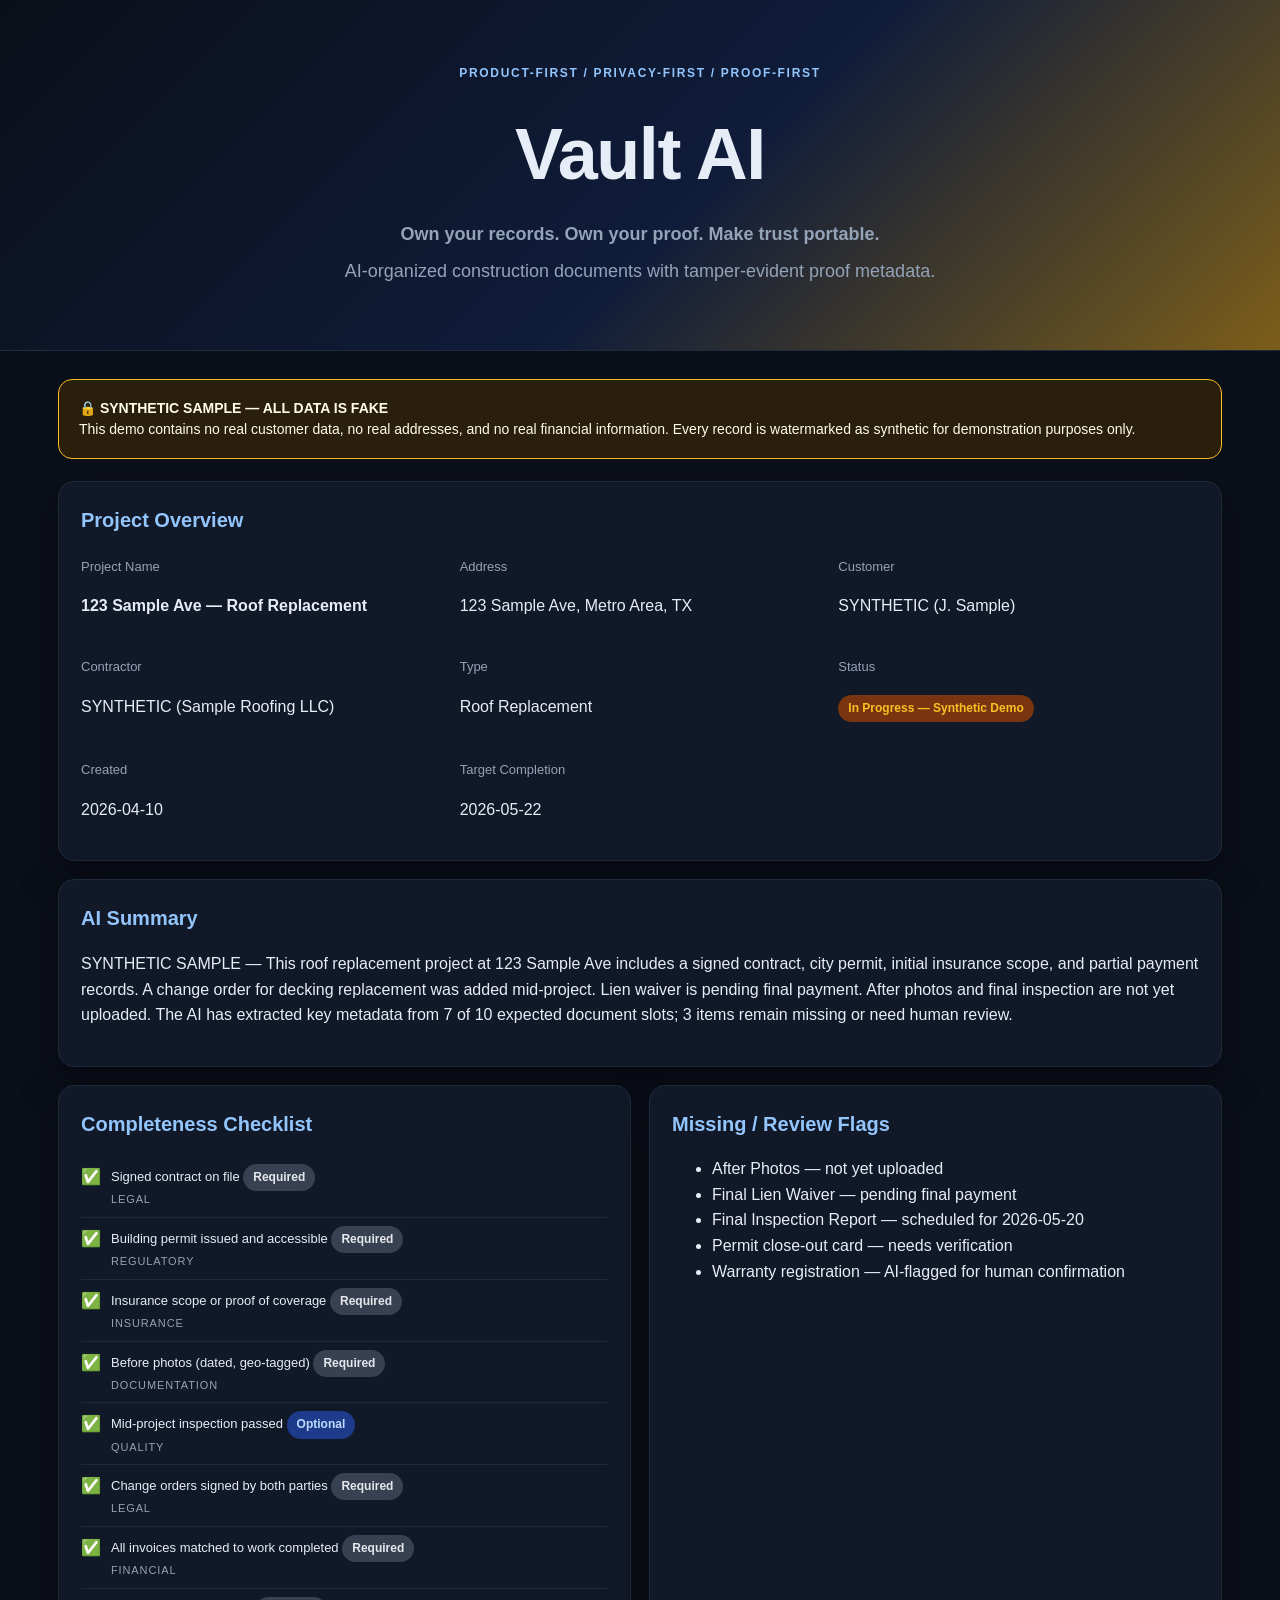
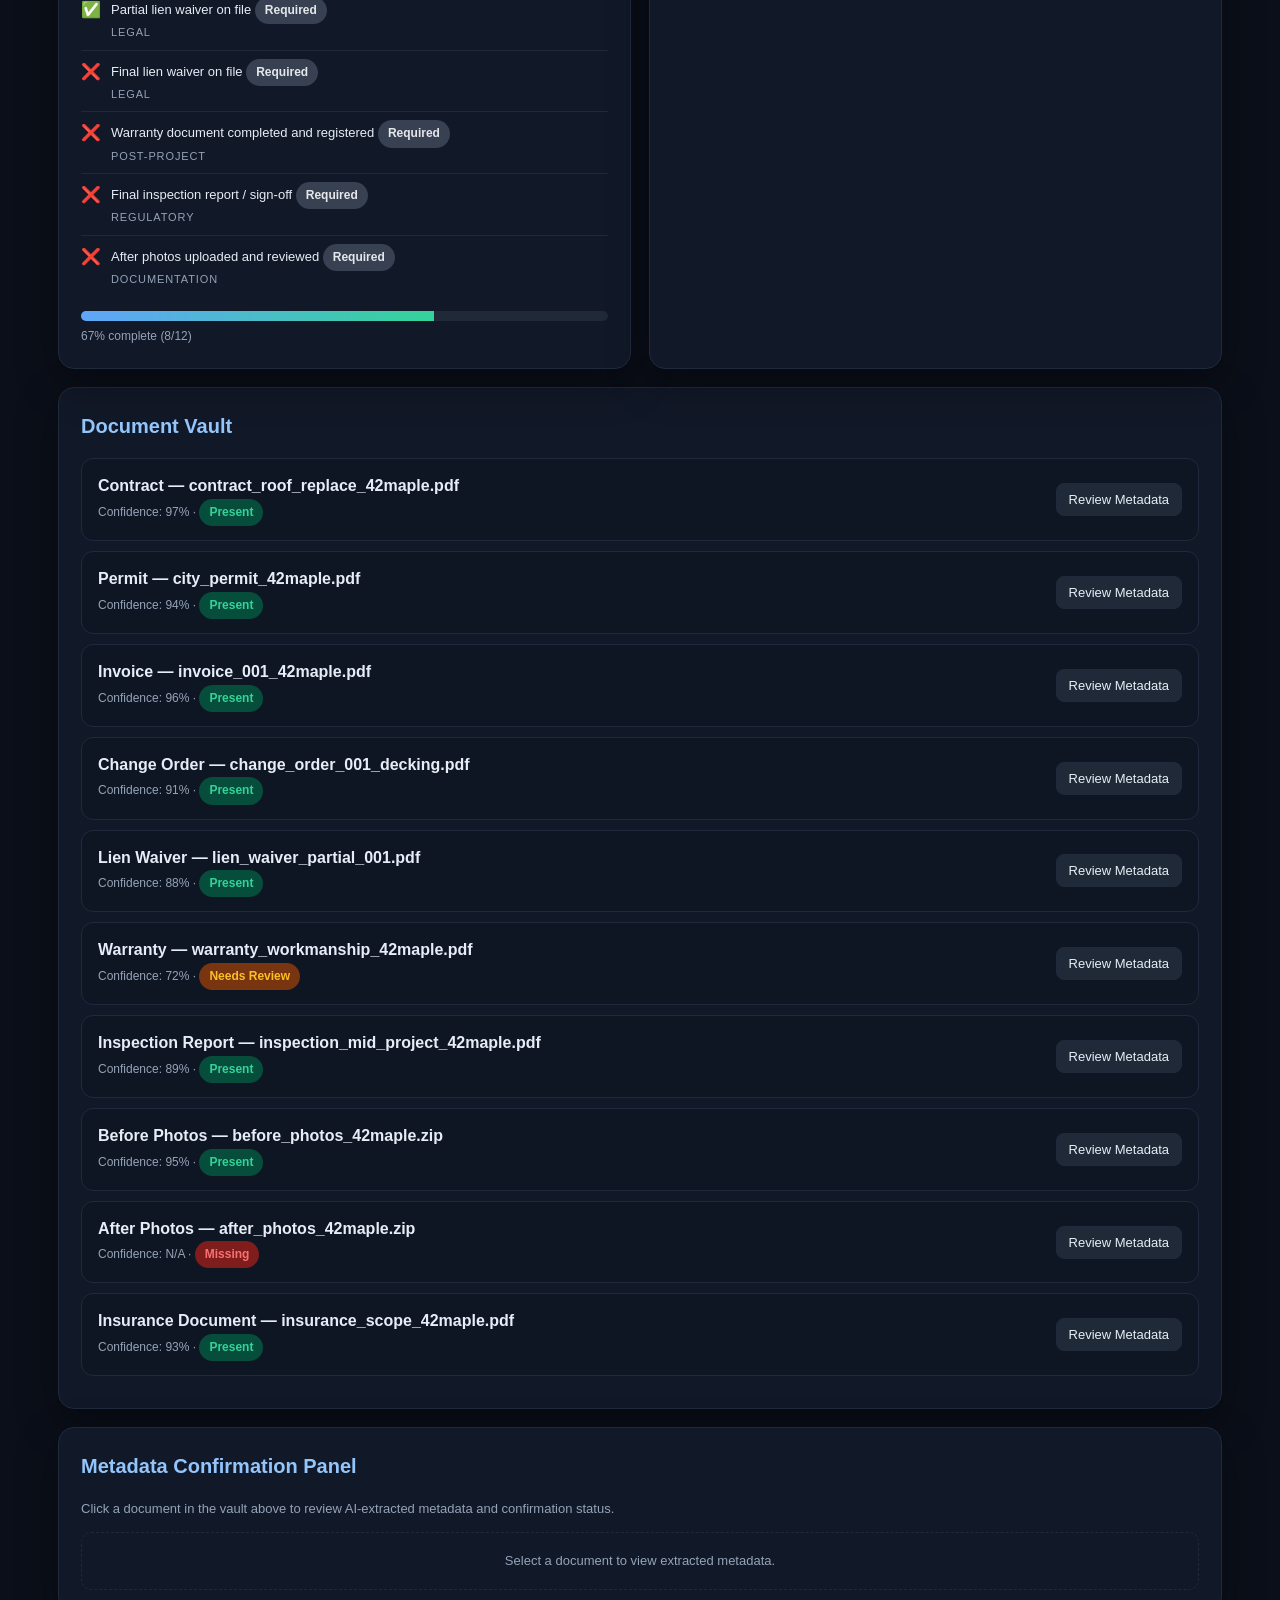
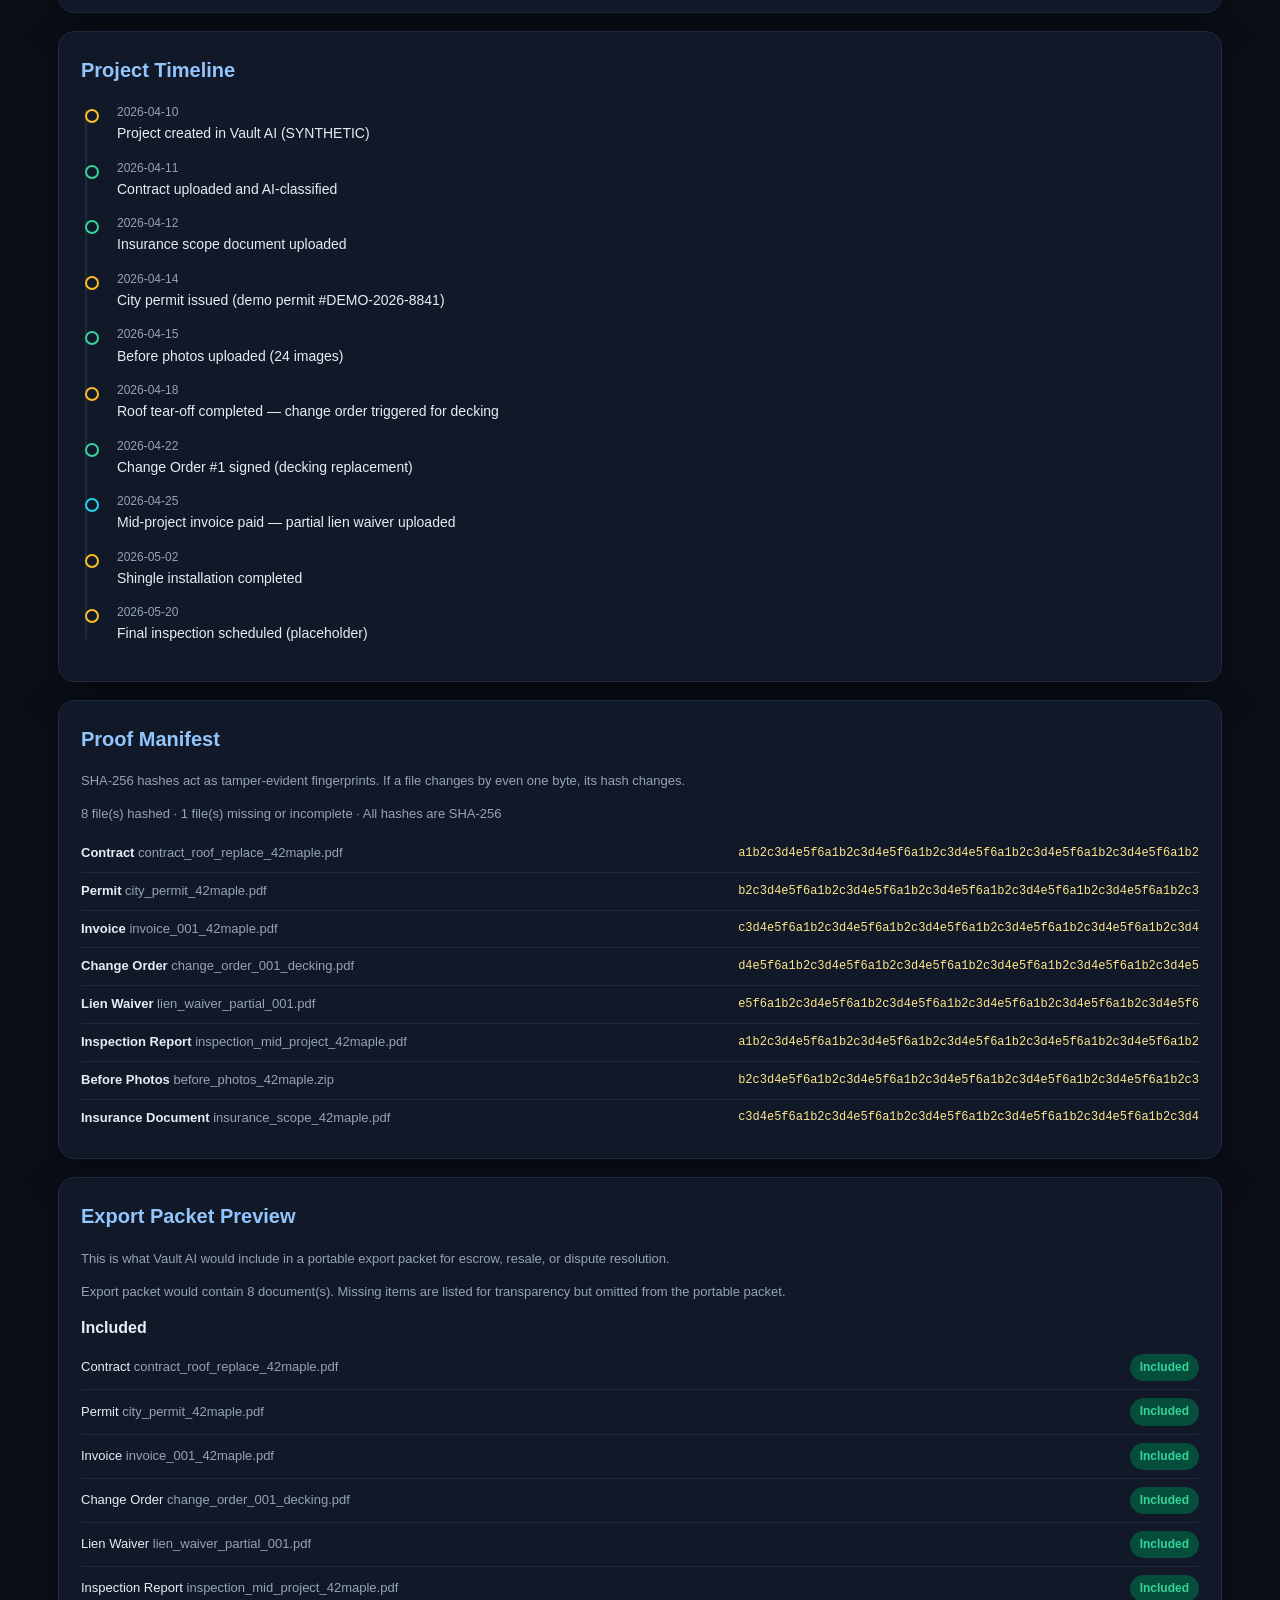
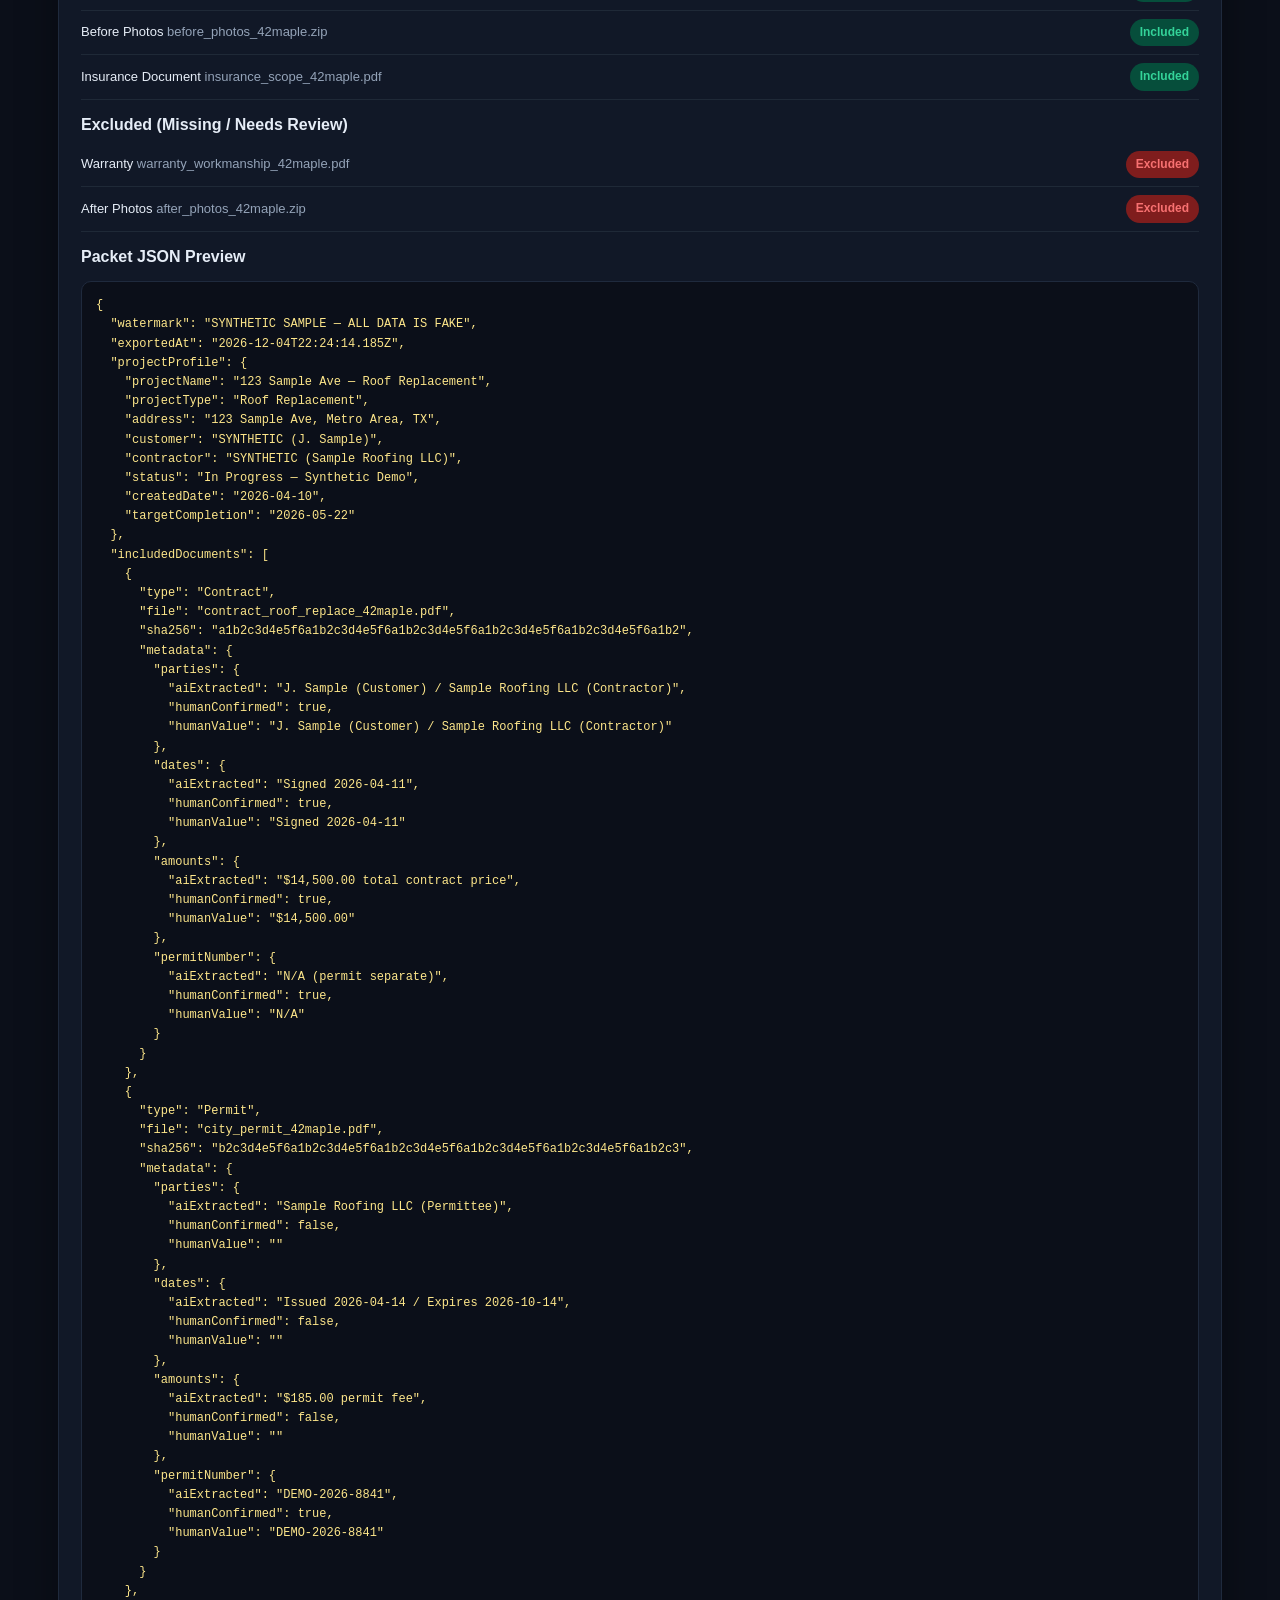
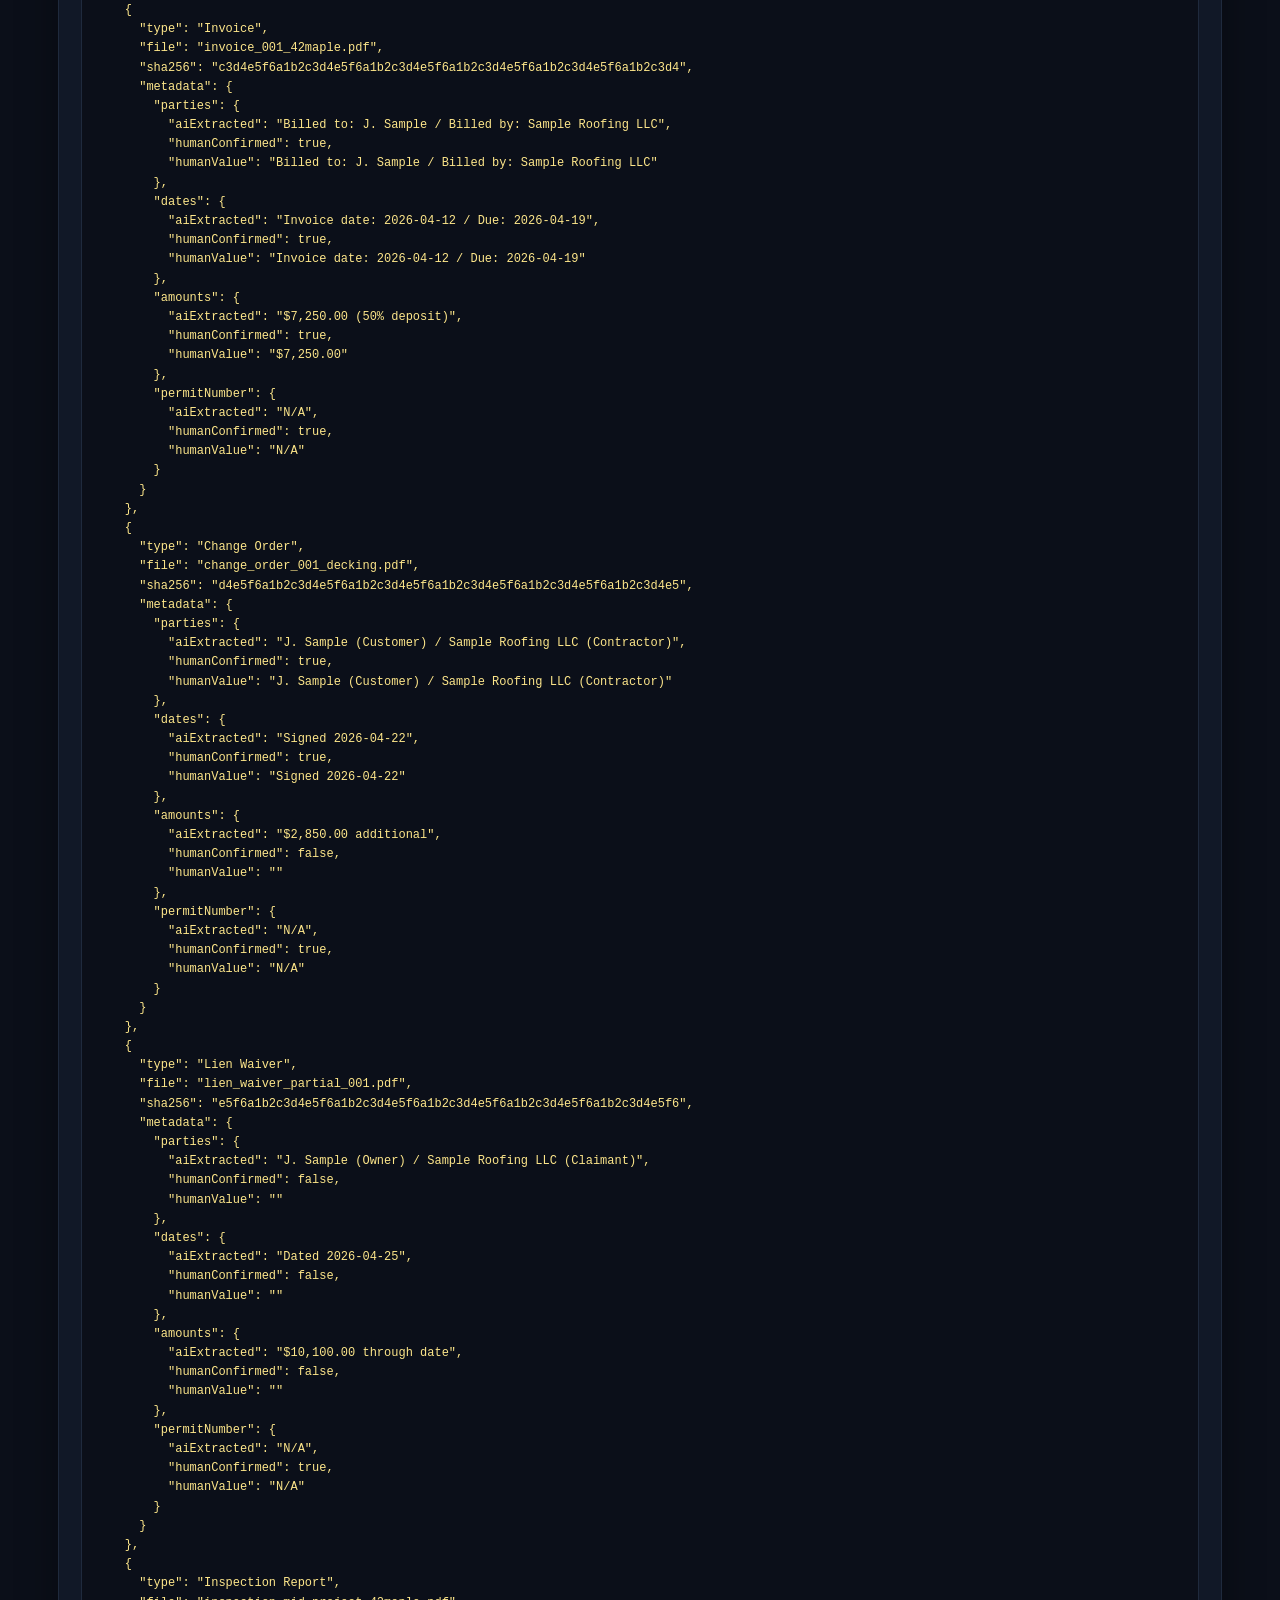
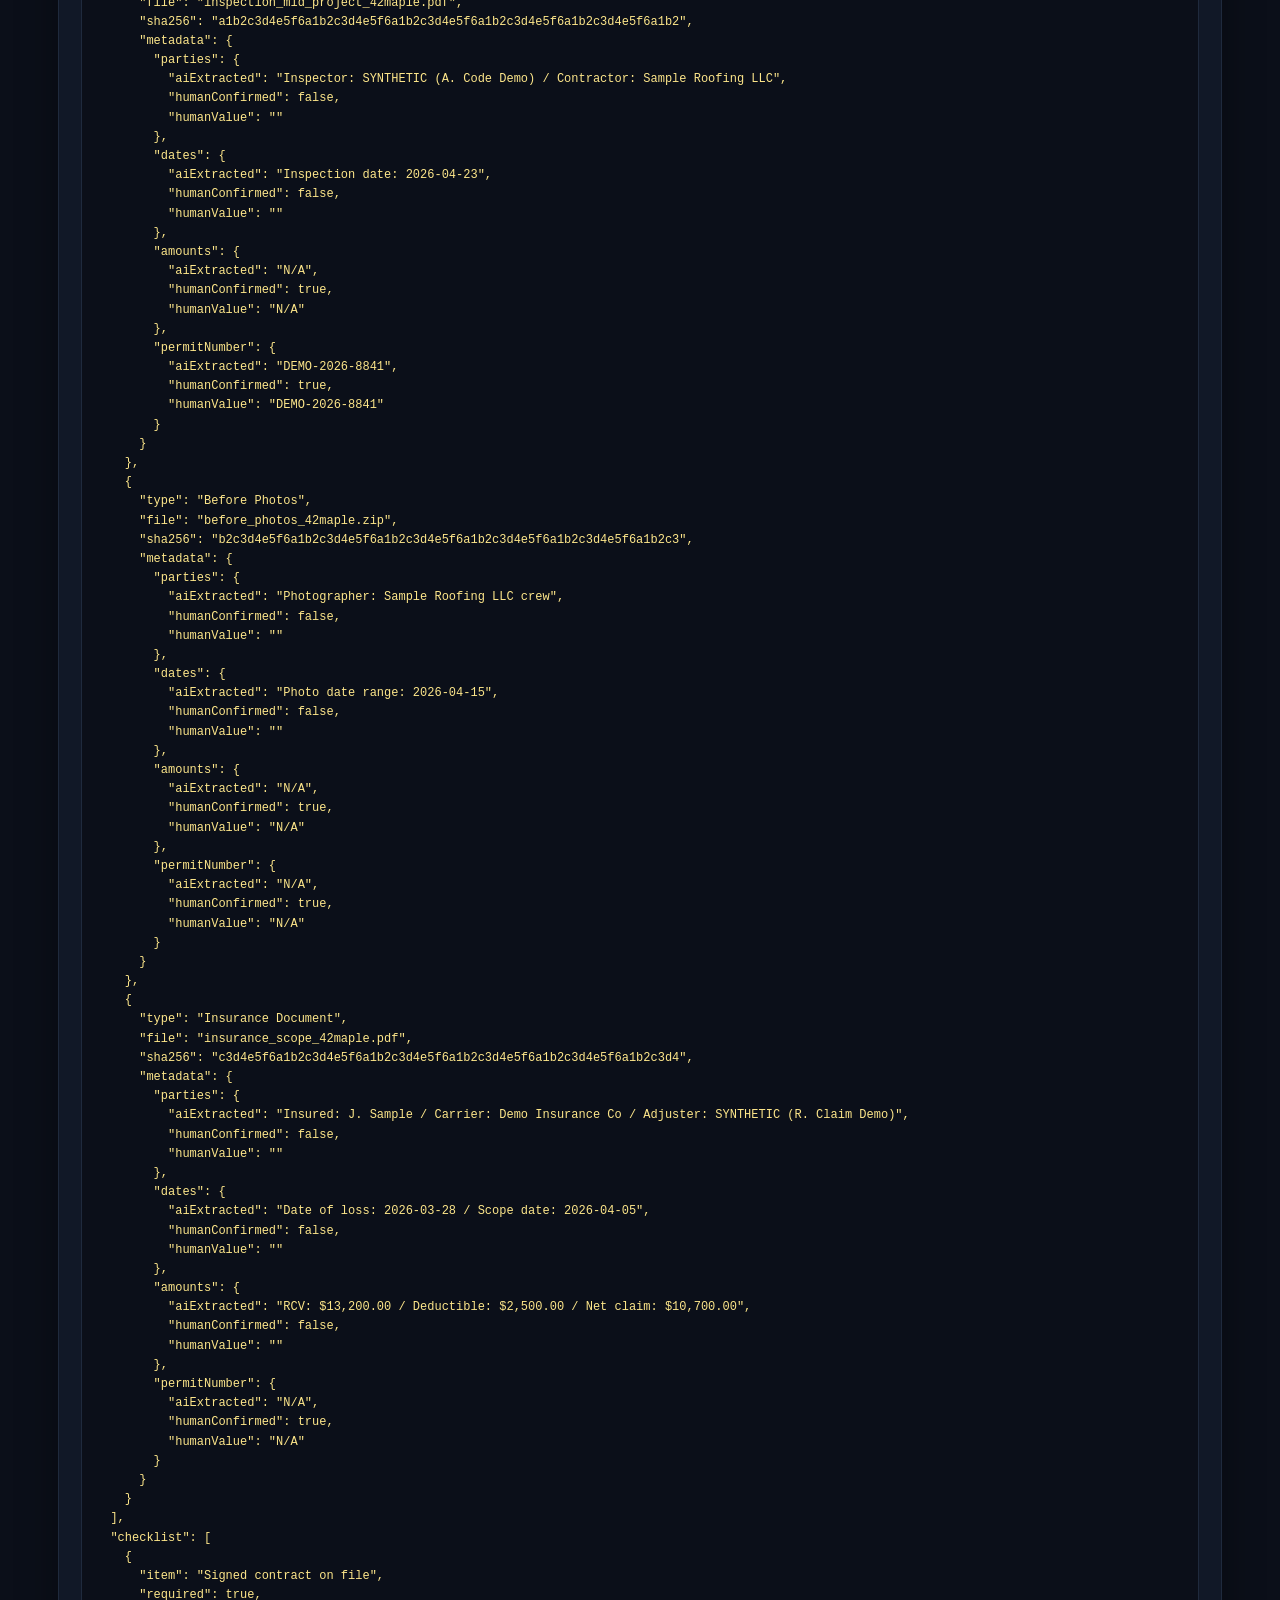
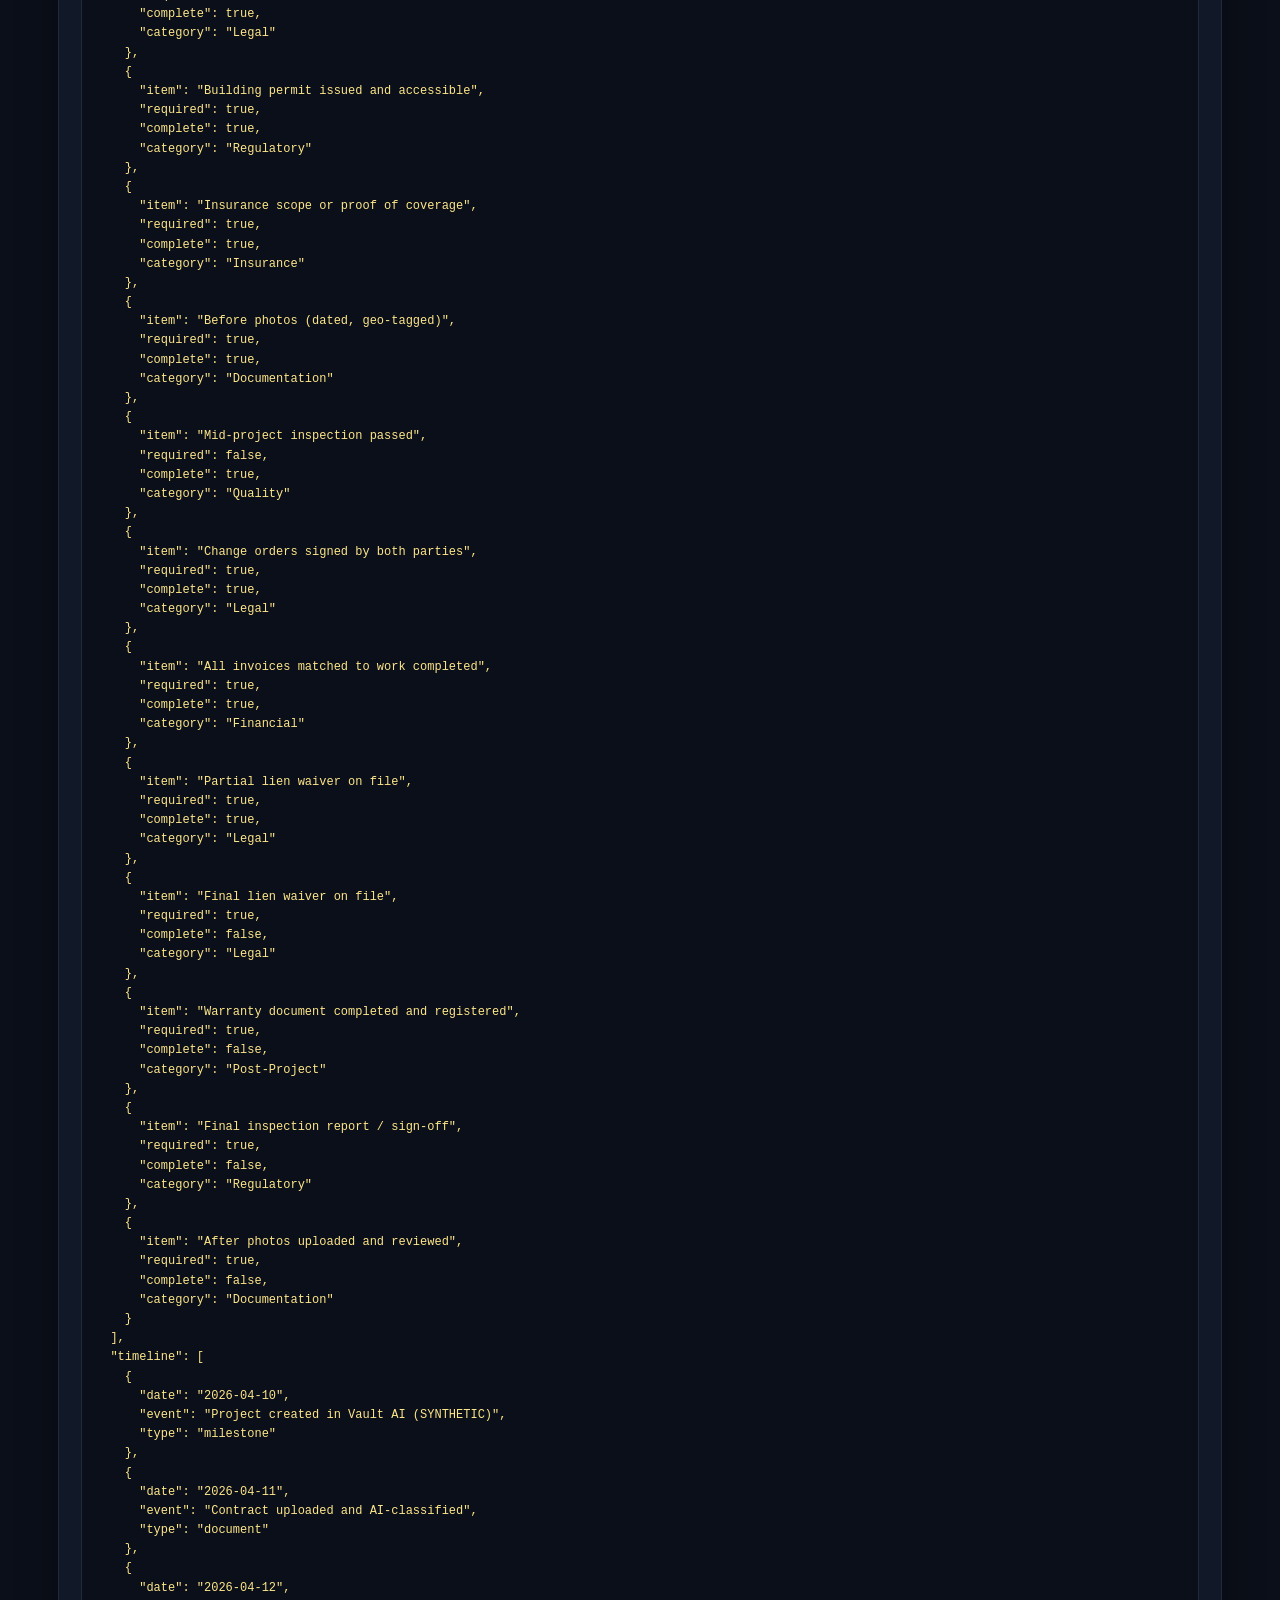
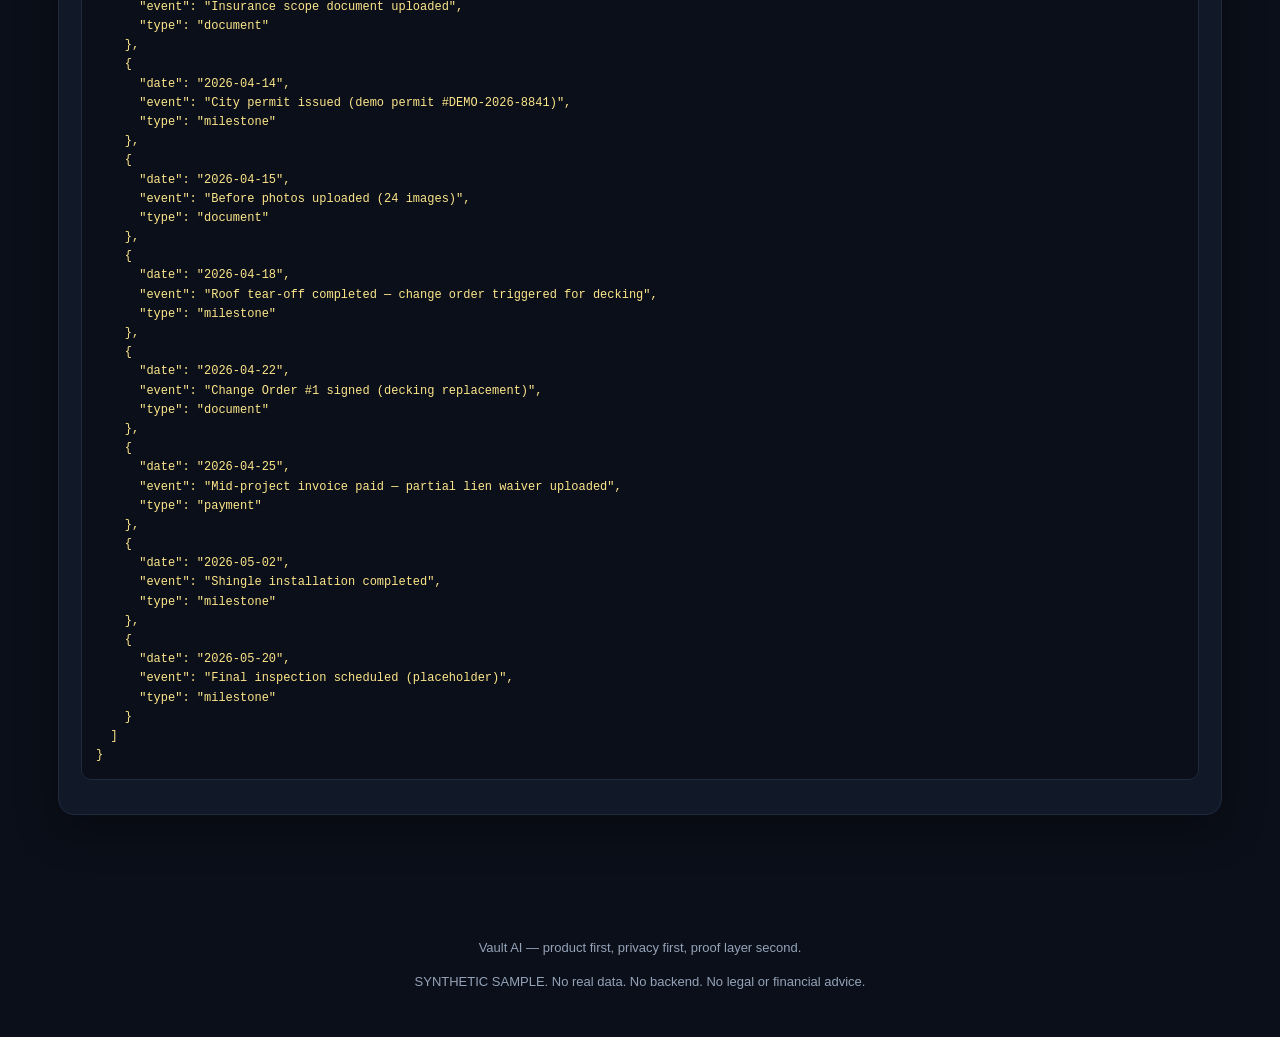
<file: website/demo/index.html>
<!doctype html>
<html lang="en">
<head>
  <meta charset="utf-8">
  <meta name="viewport" content="width=device-width, initial-scale=1">
  <title>Vault AI Demo</title>
  <link rel="stylesheet" href="styles.css">
</head>
<body>
  <header class="hero">
    <div class="eyebrow">Product-first / privacy-first / proof-first</div>
    <h1>Vault AI</h1>
    <p class="tagline">Own your records. Own your proof. Make trust portable.</p>
    <p>AI-organized construction documents with tamper-evident proof metadata.</p>
  </header>

  <main>
    <section class="notice" role="alert">
      <strong>🔒 SYNTHETIC SAMPLE — ALL DATA IS FAKE</strong><br>
      This demo contains no real customer data, no real addresses, and no real financial information. Every record is watermarked as synthetic for demonstration purposes only.
    </section>

    <section class="card" id="project-profile"></section>

    <section class="card" id="ai-summary"></section>

    <section class="grid">
      <div class="card" id="checklist">
        <h2>Completeness Checklist</h2>
        <div id="checklist-content"></div>
        <div class="progress-wrap" aria-label="Checklist progress">
          <div class="progress-track">
            <div class="progress-fill" id="checklist-progress"></div>
          </div>
          <div class="progress-label" id="checklist-label">0%</div>
        </div>
      </div>
      <div class="card" id="missing-flags"></div>
    </section>

    <section class="card" id="documents">
      <h2>Document Vault</h2>
      <div id="documents-content"></div>
    </section>

    <section class="card" id="metadata-panel">
      <h2>Metadata Confirmation Panel</h2>
      <p class="subtle">Click a document in the vault above to review AI-extracted metadata and confirmation status.</p>
      <div id="metadata-content">
        <div class="empty-state">Select a document to view extracted metadata.</div>
      </div>
    </section>

    <section class="card" id="timeline">
      <h2>Project Timeline</h2>
      <div id="timeline-content"></div>
    </section>

    <section class="card" id="proof-manifest">
      <h2>Proof Manifest</h2>
      <p class="subtle">SHA-256 hashes act as tamper-evident fingerprints. If a file changes by even one byte, its hash changes.</p>
      <div id="manifest-content"></div>
    </section>

    <section class="card" id="export-preview">
      <h2>Export Packet Preview</h2>
      <p class="subtle">This is what Vault AI would include in a portable export packet for escrow, resale, or dispute resolution.</p>
      <div id="export-content"></div>
    </section>
  </main>

  <footer>
    <p>Vault AI — product first, privacy first, proof layer second.</p>
    <p class="subtle">SYNTHETIC SAMPLE. No real data. No backend. No legal or financial advice.</p>
  </footer>
  <script src="app.js"></script>
</body>
</html>
</file>
<file: demo/styles.css>
/* Construction Vault Demo Styles — Dark Theme */

:root {
  --bg: #0b0f19;
  --surface: #111827;
  --surface-2: #0f1623;
  --border: #1f2a3d;
  --text: #e6edf7;
  --text-secondary: #94a3b8;
  --accent: #60a5fa;
  --accent-2: #93c5fd;
  --success: #34d399;
  --warning: #fbbf24;
  --danger: #f87171;
  --info: #22d3ee;
  --gold: #fbbf24;
}

*{box-sizing:border-box}
html{scroll-behavior:smooth}
body{
  margin:0;
  font-family:Inter,Segoe UI,Roboto,Helvetica,Arial,sans-serif;
  background:var(--bg);
  color:var(--text);
  line-height:1.6;
}

.hero{
  padding:64px 24px 56px;
  text-align:center;
  background:linear-gradient(135deg,#0b0f19,#0f1c3a 55%,#7c5e1a);
  border-bottom:1px solid var(--border);
}
.eyebrow{
  text-transform:uppercase;
  letter-spacing:.14em;
  font-size:12px;
  color:var(--accent-2);
  font-weight:600;
}
.hero h1{
  font-size:clamp(36px,6vw,72px);
  margin:14px 0 8px;
  letter-spacing:-0.02em;
}
.hero p{
  font-size:18px;
  max-width:880px;
  margin:8px auto;
  color:var(--text-secondary);
}
.tagline{
  font-weight:800;
  color:#fff;
  font-size:20px;
}

main{
  max-width:1200px;
  margin:0 auto;
  padding:28px 18px 60px;
}

.notice{
  border:1px solid var(--warning);
  background:#2a1f0b;
  color:#fffbeb;
  padding:18px 20px;
  border-radius:14px;
  margin-bottom:22px;
  font-size:14px;
  line-height:1.5;
}

.card{
  background:var(--surface);
  border:1px solid var(--border);
  border-radius:16px;
  padding:22px;
  margin:18px 0;
  box-shadow:0 14px 40px rgba(0,0,0,.35);
}

.grid{
  display:grid;
  grid-template-columns:repeat(auto-fit,minmax(320px,1fr));
  gap:18px;
}
.grid .card{margin:0}

h2{margin-top:0;color:var(--accent-2);font-size:20px}
h3{font-size:16px;color:var(--text);margin:12px 0 6px}
.subtle{color:var(--text-secondary);font-size:13px;margin:4px 0 12px}

/* Tables */
table{width:100%;border-collapse:collapse;margin-top:8px;font-size:13px}
th,td{border-bottom:1px solid var(--border);padding:10px;text-align:left;vertical-align:top}
th{color:var(--accent-2);font-weight:600}
code{word-break:break-all;color:#fde68a;font-size:12px}

/* Badges */
.badge{display:inline-block;padding:4px 10px;border-radius:999px;font-size:12px;font-weight:600;white-space:nowrap}
.badge-present{background:#064e3b;color:var(--success)}
.badge-missing{background:#7f1d1d;color:var(--danger)}
.badge-review{background:#78350f;color:var(--warning)}
.badge-ai{background:#1e3a8a;color:#bfdbfe}
.badge-human{background:#065f46;color:#a7f3d0}
.badge-required{background:#374151;color:#e5e7eb}

/* Document rows */
.doc-row{
  border:1px solid var(--border);
  border-radius:12px;
  padding:14px 16px;
  margin:10px 0;
  background:var(--surface-2);
  cursor:pointer;
  transition:transform .08s ease, border-color .15s ease;
}
.doc-row:hover{border-color:#334155}
.doc-row.active{border-color:var(--accent)}
.doc-header{display:flex;align-items:center;justify-content:space-between;gap:12px;flex-wrap:wrap}
.doc-title{font-weight:700;color:var(--text)}
.doc-meta{font-size:12px;color:var(--text-secondary)}
.doc-details{display:none;margin-top:10px;padding-top:10px;border-top:1px dashed var(--border)}
.doc-details.open{display:block}

/* Metadata panel */
.meta-table{width:100%;margin-top:8px}
.meta-table th,.meta-table td{padding:8px 6px;font-size:13px}
.meta-table td:first-child{color:var(--text-secondary);width:120px}
.ai-value{color:var(--accent)}
.human-value{color:var(--success)}

/* Timeline */
.timeline{position:relative;padding-left:18px}
.timeline::before{
  content:"";
  position:absolute;
  left:4px;top:6px;bottom:6px;width:2px;
  background:var(--border);
}
.tl-item{position:relative;margin:14px 0;padding-left:18px}
.tl-item::before{
  content:"";
  position:absolute;
  left:-14px;top:6px;
  width:10px;height:10px;border-radius:50%;
  background:var(--surface);
  border:2px solid var(--accent);
}
.tl-item.milestone::before{border-color:var(--gold)}
.tl-item.document::before{border-color:var(--success)}
.tl-item.payment::before{border-color:var(--info)}
.tl-date{font-size:12px;color:var(--text-secondary)}
.tl-event{font-size:14px}

/* Progress bar */
.progress-wrap{margin-top:14px}
.progress-track{height:10px;background:#1f2937;border-radius:999px;overflow:hidden}
.progress-fill{height:100%;background:linear-gradient(90deg,var(--accent),var(--success));width:0%;transition:width .5s ease}
.progress-label{font-size:12px;color:var(--text-secondary);margin-top:6px}

/* Checklist */
.checklist-item{display:flex;align-items:flex-start;gap:10px;padding:8px 0;border-bottom:1px solid #1f2937}
.checklist-item:last-child{border-bottom:none}
.checklist-check{font-size:16px;width:20px;text-align:center}
.checklist-text{flex:1;font-size:13px}
.checklist-cat{font-size:11px;color:var(--text-secondary);text-transform:uppercase;letter-spacing:.08em}

/* Manifest / Export */
.manifest-row{display:flex;align-items:center;justify-content:space-between;gap:12px;padding:8px 0;border-bottom:1px solid #1f2937;font-size:13px}
.manifest-row:last-child{border-bottom:none}

/* Empty state */
.empty-state{color:var(--text-secondary);font-size:13px;padding:18px;text-align:center;border:1px dashed var(--border);border-radius:10px}

/* Buttons */
.btn{
  display:inline-flex;align-items:center;gap:6px;
  background:#1f2937;color:var(--text);border:1px solid var(--border);
  padding:8px 12px;border-radius:8px;font-size:13px;cursor:pointer;
}
.btn:hover{background:#273449}
.btn-primary{background:var(--accent);color:#0b0f19;border:none;font-weight:700}
.btn-primary:hover{background:#3b82f6}

/* Footer */
footer{text-align:center;padding:32px 18px;color:var(--text-secondary);font-size:13px}

@media (max-width: 640px){
  .hero{padding:40px 16px}
  .doc-header{flex-direction:column;align-items:flex-start}
}
</file>
<file: website/demo/styles.css>
/* Vault AI Demo Styles — Dark Theme */

:root {
  --bg: #0b0f19;
  --surface: #111827;
  --surface-2: #0f1623;
  --border: #1f2a3d;
  --text: #e6edf7;
  --text-secondary: #94a3b8;
  --accent: #60a5fa;
  --accent-2: #93c5fd;
  --success: #34d399;
  --warning: #fbbf24;
  --danger: #f87171;
  --info: #22d3ee;
  --gold: #fbbf24;
}

*{box-sizing:border-box}
html{scroll-behavior:smooth}
body{
  margin:0;
  font-family:Inter,Segoe UI,Roboto,Helvetica,Arial,sans-serif;
  background:var(--bg);
  color:var(--text);
  line-height:1.6;
}

.hero{
  padding:64px 24px 56px;
  text-align:center;
  background:linear-gradient(135deg,#0b0f19,#0f1c3a 55%,#7c5e1a);
  border-bottom:1px solid var(--border);
}
.eyebrow{
  text-transform:uppercase;
  letter-spacing:.14em;
  font-size:12px;
  color:var(--accent-2);
  font-weight:600;
}
.hero h1{
  font-size:clamp(36px,6vw,72px);
  margin:14px 0 8px;
  letter-spacing:-0.02em;
}
.hero p{
  font-size:18px;
  max-width:880px;
  margin:8px auto;
  color:var(--text-secondary);
}
.tagline{
  font-weight:800;
  color:#fff;
  font-size:20px;
}

main{
  max-width:1200px;
  margin:0 auto;
  padding:28px 18px 60px;
}

.notice{
  border:1px solid var(--warning);
  background:#2a1f0b;
  color:#fffbeb;
  padding:18px 20px;
  border-radius:14px;
  margin-bottom:22px;
  font-size:14px;
  line-height:1.5;
}

.card{
  background:var(--surface);
  border:1px solid var(--border);
  border-radius:16px;
  padding:22px;
  margin:18px 0;
  box-shadow:0 14px 40px rgba(0,0,0,.35);
}

.grid{
  display:grid;
  grid-template-columns:repeat(auto-fit,minmax(320px,1fr));
  gap:18px;
}
.grid .card{margin:0}

h2{margin-top:0;color:var(--accent-2);font-size:20px}
h3{font-size:16px;color:var(--text);margin:12px 0 6px}
.subtle{color:var(--text-secondary);font-size:13px;margin:4px 0 12px}

/* Tables */
table{width:100%;border-collapse:collapse;margin-top:8px;font-size:13px}
th,td{border-bottom:1px solid var(--border);padding:10px;text-align:left;vertical-align:top}
th{color:var(--accent-2);font-weight:600}
code{word-break:break-all;color:#fde68a;font-size:12px}

/* Badges */
.badge{display:inline-block;padding:4px 10px;border-radius:999px;font-size:12px;font-weight:600;white-space:nowrap}
.badge-present{background:#064e3b;color:var(--success)}
.badge-missing{background:#7f1d1d;color:var(--danger)}
.badge-review{background:#78350f;color:var(--warning)}
.badge-ai{background:#1e3a8a;color:#bfdbfe}
.badge-human{background:#065f46;color:#a7f3d0}
.badge-required{background:#374151;color:#e5e7eb}

/* Document rows */
.doc-row{
  border:1px solid var(--border);
  border-radius:12px;
  padding:14px 16px;
  margin:10px 0;
  background:var(--surface-2);
  cursor:pointer;
  transition:transform .08s ease, border-color .15s ease;
}
.doc-row:hover{border-color:#334155}
.doc-row.active{border-color:var(--accent)}
.doc-header{display:flex;align-items:center;justify-content:space-between;gap:12px;flex-wrap:wrap}
.doc-title{font-weight:700;color:var(--text)}
.doc-meta{font-size:12px;color:var(--text-secondary)}
.doc-details{display:none;margin-top:10px;padding-top:10px;border-top:1px dashed var(--border)}
.doc-details.open{display:block}

/* Metadata panel */
.meta-table{width:100%;margin-top:8px}
.meta-table th,.meta-table td{padding:8px 6px;font-size:13px}
.meta-table td:first-child{color:var(--text-secondary);width:120px}
.ai-value{color:var(--accent)}
.human-value{color:var(--success)}

/* Timeline */
.timeline{position:relative;padding-left:18px}
.timeline::before{
  content:"";
  position:absolute;
  left:4px;top:6px;bottom:6px;width:2px;
  background:var(--border);
}
.tl-item{position:relative;margin:14px 0;padding-left:18px}
.tl-item::before{
  content:"";
  position:absolute;
  left:-14px;top:6px;
  width:10px;height:10px;border-radius:50%;
  background:var(--surface);
  border:2px solid var(--accent);
}
.tl-item.milestone::before{border-color:var(--gold)}
.tl-item.document::before{border-color:var(--success)}
.tl-item.payment::before{border-color:var(--info)}
.tl-date{font-size:12px;color:var(--text-secondary)}
.tl-event{font-size:14px}

/* Progress bar */
.progress-wrap{margin-top:14px}
.progress-track{height:10px;background:#1f2937;border-radius:999px;overflow:hidden}
.progress-fill{height:100%;background:linear-gradient(90deg,var(--accent),var(--success));width:0%;transition:width .5s ease}
.progress-label{font-size:12px;color:var(--text-secondary);margin-top:6px}

/* Checklist */
.checklist-item{display:flex;align-items:flex-start;gap:10px;padding:8px 0;border-bottom:1px solid #1f2937}
.checklist-item:last-child{border-bottom:none}
.checklist-check{font-size:16px;width:20px;text-align:center}
.checklist-text{flex:1;font-size:13px}
.checklist-cat{font-size:11px;color:var(--text-secondary);text-transform:uppercase;letter-spacing:.08em}

/* Manifest / Export */
.manifest-row{display:flex;align-items:center;justify-content:space-between;gap:12px;padding:8px 0;border-bottom:1px solid #1f2937;font-size:13px}
.manifest-row:last-child{border-bottom:none}

/* Empty state */
.empty-state{color:var(--text-secondary);font-size:13px;padding:18px;text-align:center;border:1px dashed var(--border);border-radius:10px}

/* Buttons */
.btn{
  display:inline-flex;align-items:center;gap:6px;
  background:#1f2937;color:var(--text);border:1px solid var(--border);
  padding:8px 12px;border-radius:8px;font-size:13px;cursor:pointer;
}
.btn:hover{background:#273449}
.btn-primary{background:var(--accent);color:#0b0f19;border:none;font-weight:700}
.btn-primary:hover{background:#3b82f6}

/* Footer */
footer{text-align:center;padding:32px 18px;color:var(--text-secondary);font-size:13px}

@media (max-width: 640px){
  .hero{padding:40px 16px}
  .doc-header{flex-direction:column;align-items:flex-start}
}
</file>
